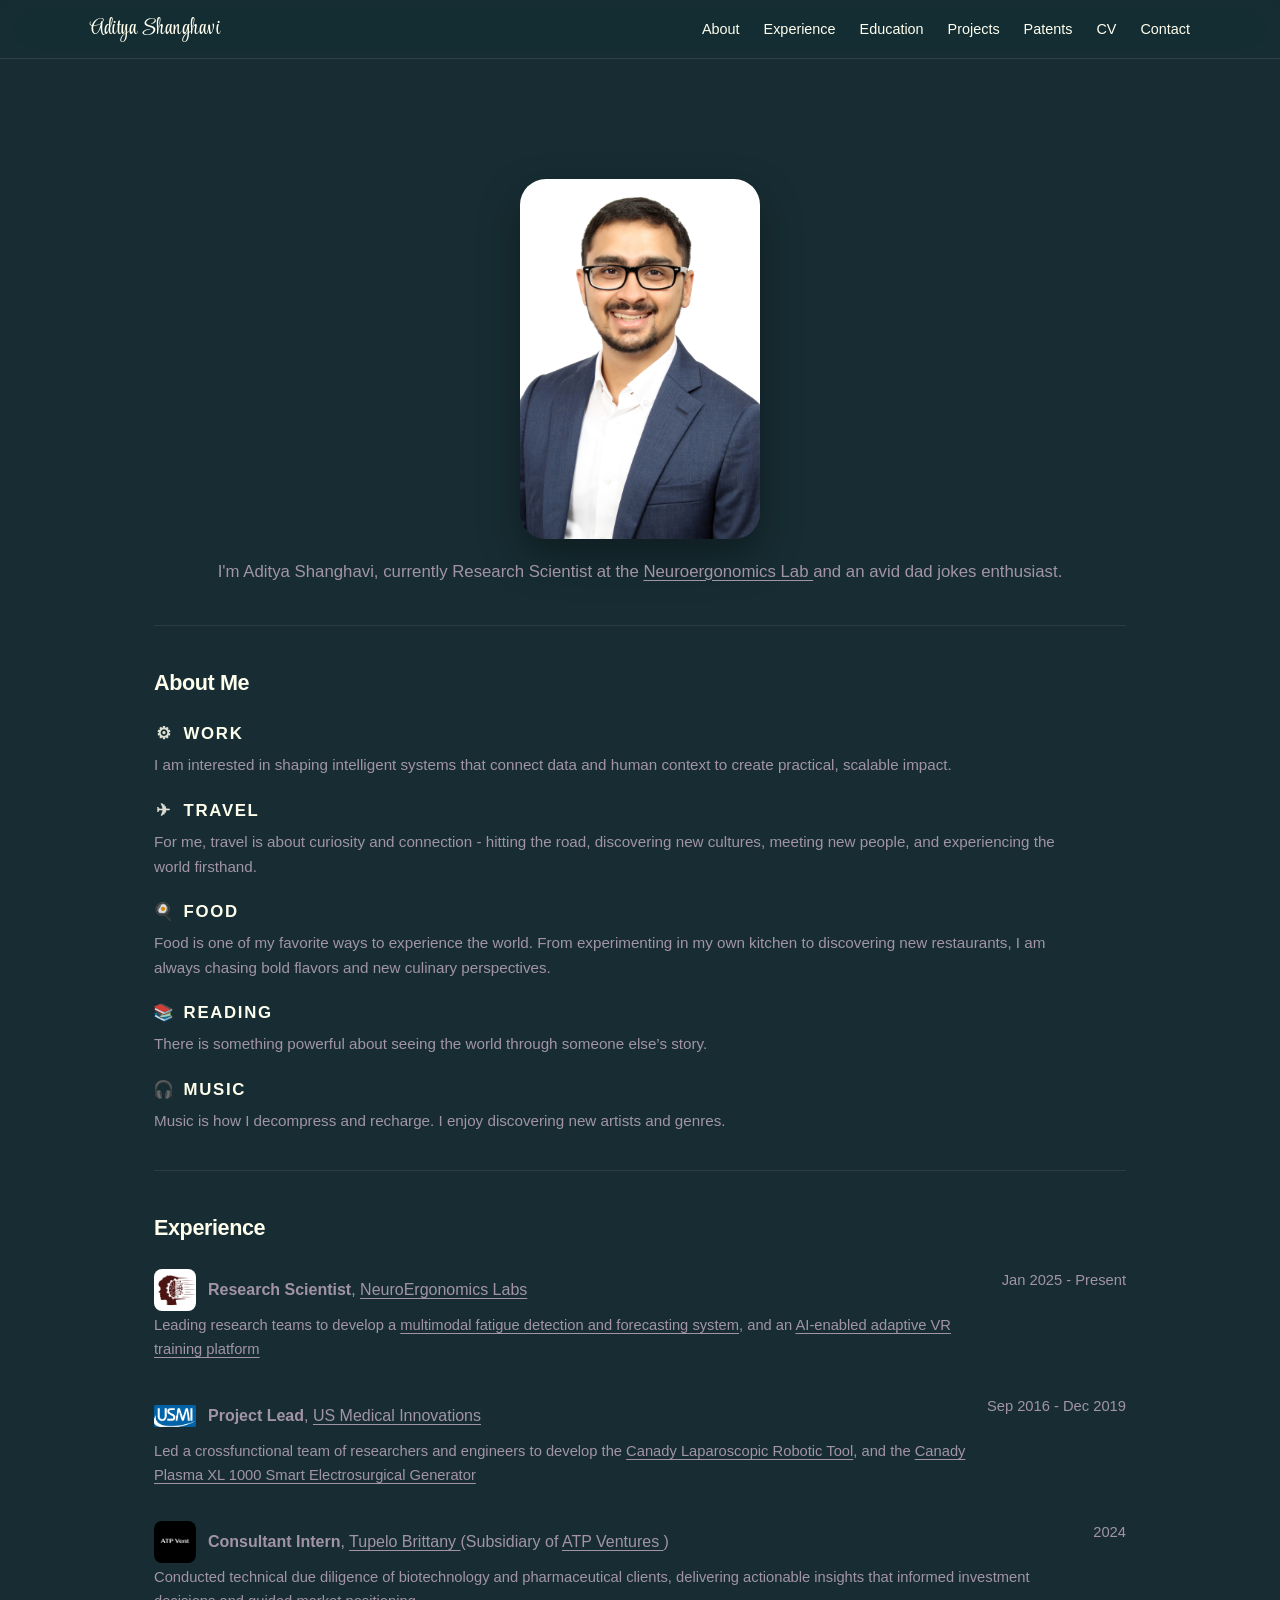
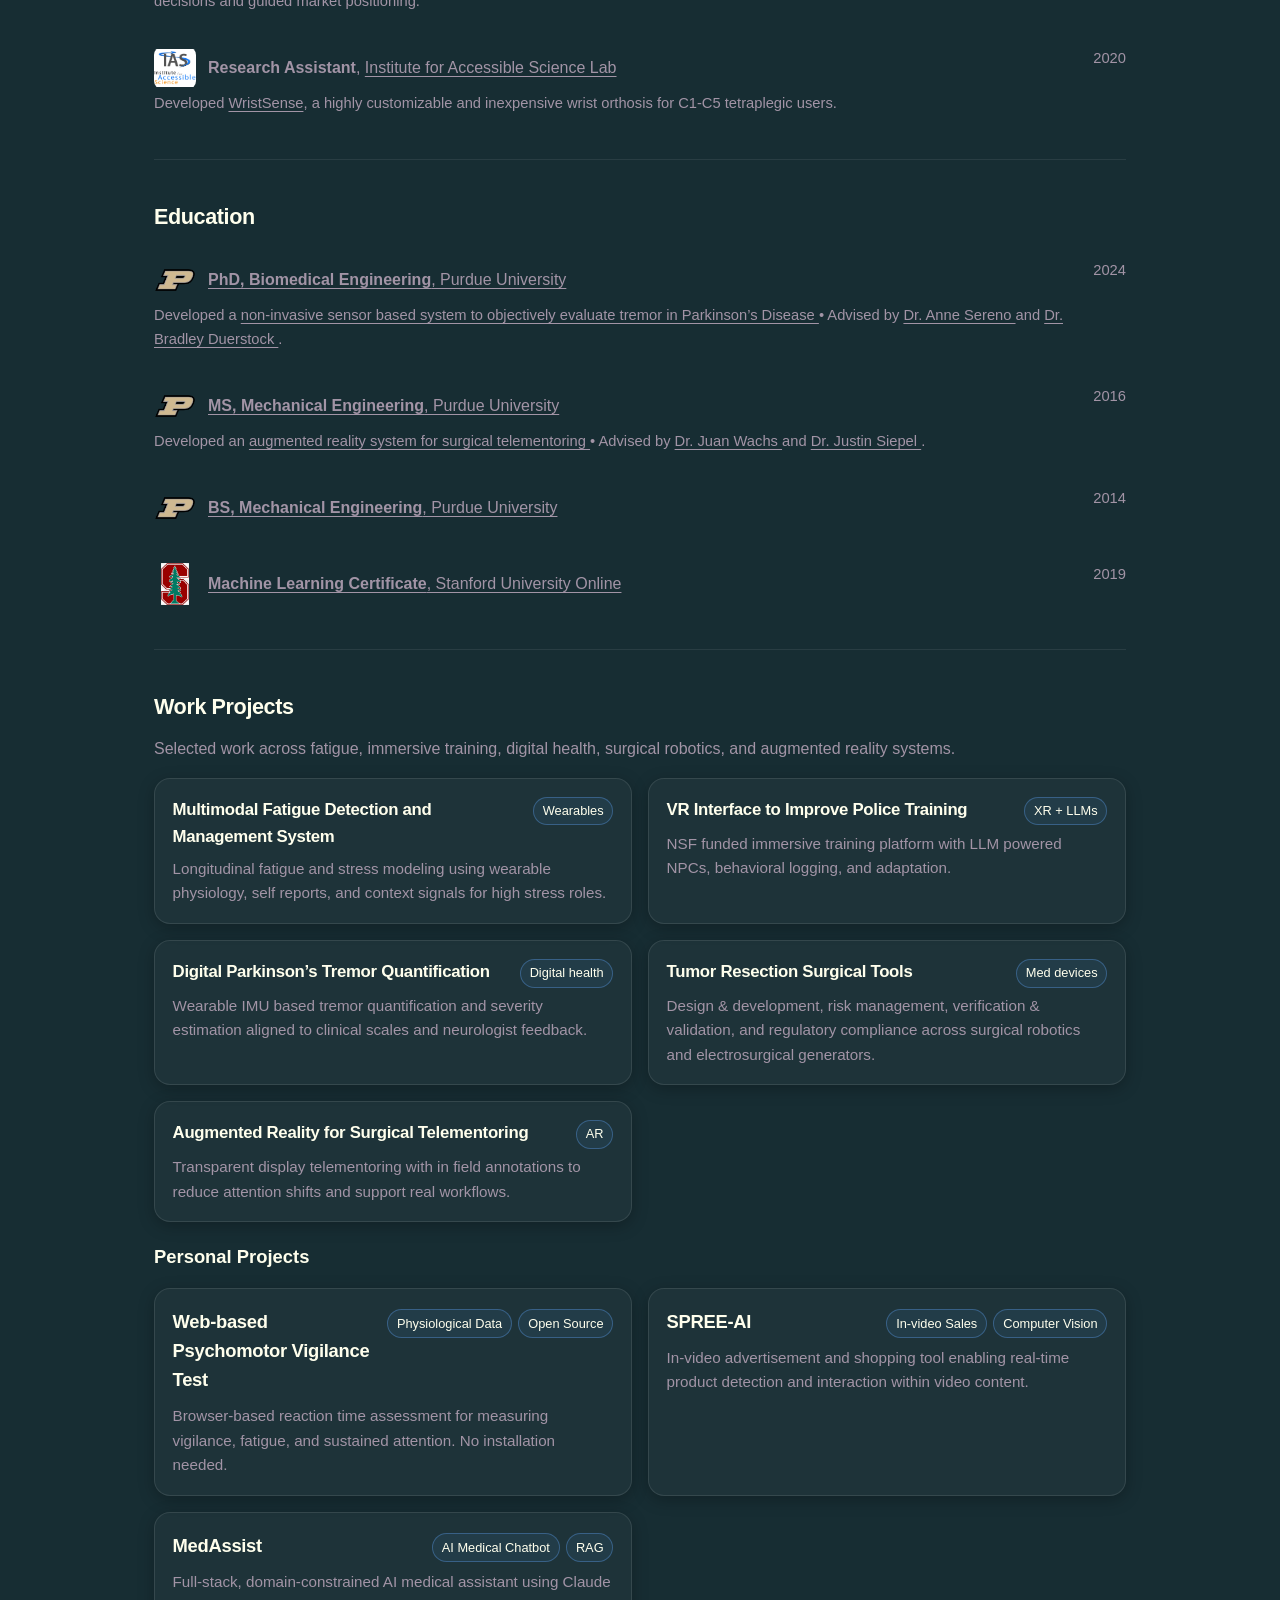
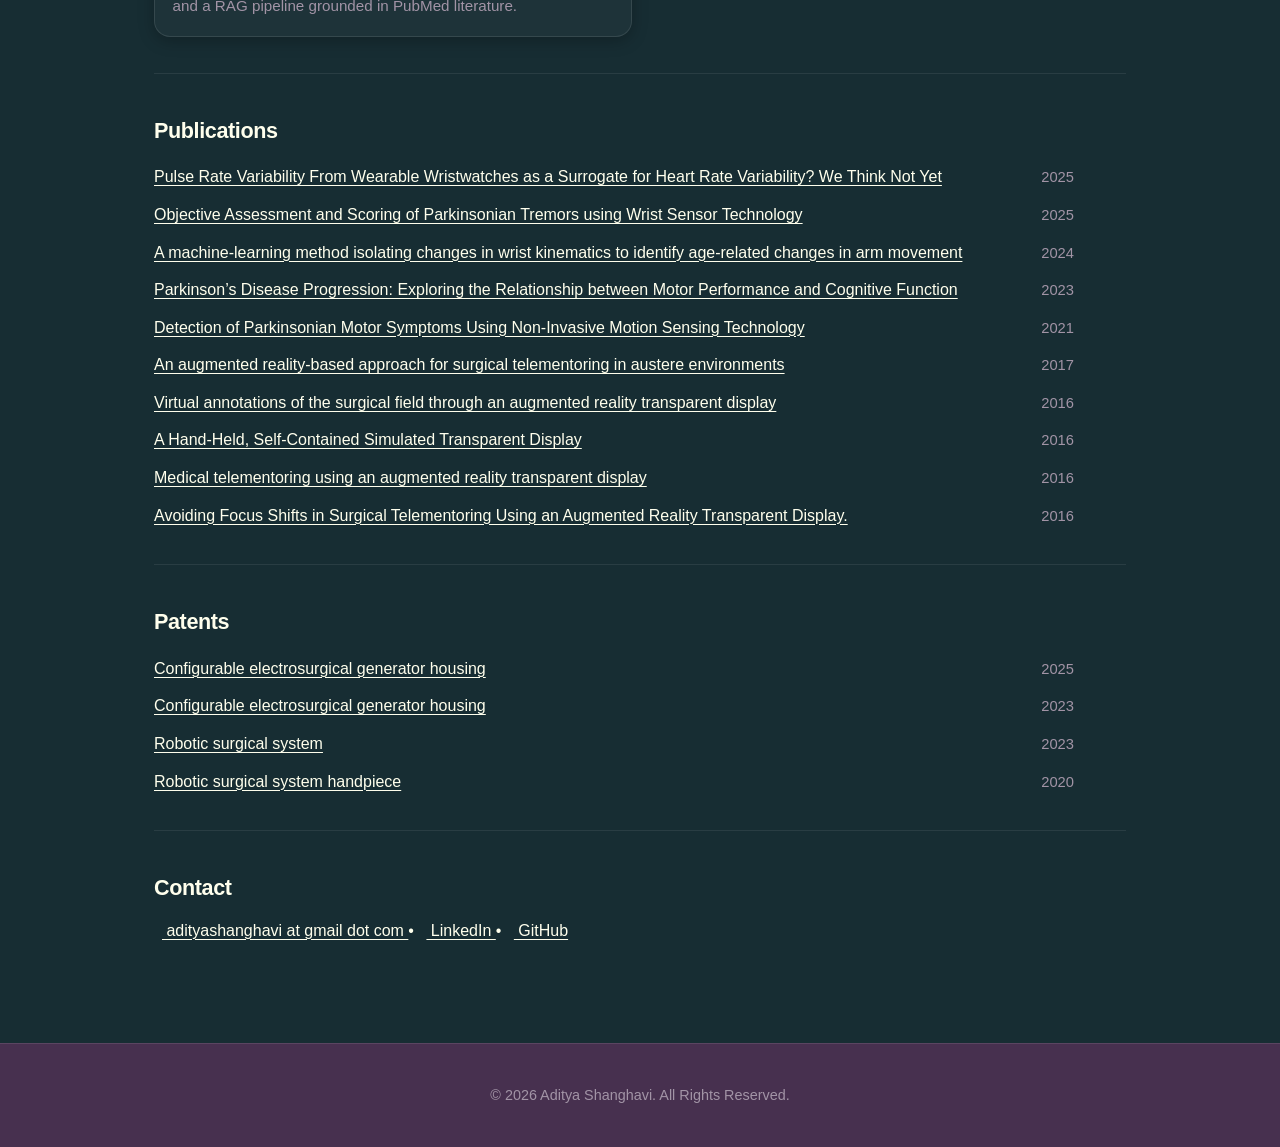
<file: index.html>
<!DOCTYPE html>
<html lang="en">
<head>
  <meta charset="UTF-8" />
  <meta name="viewport" content="width=device-width, initial-scale=1.0" />
  <title>Aditya Shanghavi</title>

  <link href="https://fonts.googleapis.com/css2?family=Style+Script&display=swap" rel="stylesheet">
  <link rel="stylesheet" href="styles.css" />
</head>

<body>
  <nav>
    <div class="nav-content">
      <a class="logo-link" href="index.html">
        <!-- <img src="Images/Logos/Logo.png" alt="Aditya Shanghavi" class="logo-image"> -->
        <span class="full-name">Aditya Shanghavi</span>
      </a>

      <ul class="nav-links">
        <li><a href="#about">About</a></li>
        <li><a href="#experience">Experience</a></li>
        <li><a href="#education">Education</a></li>
        <li><a href="#projects">Projects</a></li>
        <li><a href="#patents">Patents</a></li>
        <li><a href="Resume_AdityaShanghavi.pdf" target="_blank" rel="noopener noreferrer">CV</a></li>
        <li><a href="#contact">Contact</a></li>
      </ul>
    </div>
  </nav>
  <main class="resume-main">
    
    <!-- HERO -->
    <header class="hero hero-centered">
        <div class="hero-photo">
          <img src="Images/04.jpg" alt="Aditya Shanghavi headshot">
        </div>
      
        <p class="hero-subtitle">
          I'm Aditya Shanghavi, currently Research Scientist at the 
          <a href="https://neuroergolab.org/" target="_blank" rel="noopener noreferrer">
            Neuroergonomics Lab
          </a> and an avid dad jokes enthusiast.
        </p>
      </header>

    <!-- ABOUT -->
    <section id="about" class="section">
      <h2>About Me</h2>
      <div class="about-sections">
        <div class="about-block">
          <h3 class="about-heading">
            <span class="about-icon">⚙︎</span> WORK
          </h3>
          <p class="about-body">
            I am interested in shaping intelligent systems that connect data and human context to create practical, scalable impact.
          </p>
        </div>
        
        <div class="about-block">
          <h3 class="about-heading">
            <span class="about-icon">✈︎</span> TRAVEL
          </h3>
          <p class="about-body">
            For me, travel is about curiosity and connection - hitting the road, discovering new cultures, meeting new people, and experiencing the world firsthand.
          </p>
        </div>
      
        <div class="about-block">
          <h3 class="about-heading">
            <span class="about-icon">🍳</span> FOOD
          </h3>
          <p class="about-body">
            Food is one of my favorite ways to experience the world. From experimenting in my own kitchen to discovering new restaurants, I am always chasing bold flavors and new culinary perspectives.
          </p>
        </div>
      
        <div class="about-block">
          <h3 class="about-heading">
            <span class="about-icon">📚</span> READING
          </h3>
          <p class="about-body">
            There is something powerful about seeing the world through someone else’s story.
          </p>
        </div>
      
        <div class="about-block">
          <h3 class="about-heading">
            <span class="about-icon">🎧</span> MUSIC
          </h3>
          <p class="about-body">
            Music is how I decompress and recharge. I enjoy discovering new artists and genres.
          </p>
        </div>
      </div>
    </section>

    <!-- EXPERIENCE -->
    <section id="experience" class="section">
      <h2>Experience</h2>

      <div class="rows">
        <!-- NeuroErgo -->
        <div class="row">
          <div class="row-left">
            <div class="row-title">
              <img src="Images/Logos/Neuroergo Logo.png"
                   alt="NeuroErgonomics Labs Logo"
                   class="company-logo">

              <p>
                <strong>Research Scientist</strong>,
                <a href="https://neuroergolab.org/"
                   target="_blank"
                   rel="noopener noreferrer">
                  NeuroErgonomics Labs
                </a>
              </p>
            </div>

            <div class="row-meta">
              Leading research teams to develop a
              <a href="Fatigue.html">multimodal fatigue detection and forecasting system</a>, and an <a href="LEARNER.html">AI-enabled adaptive VR training platform</a>
            </div>
          </div>

          <div class="row-right">Jan 2025 - Present</div>
        </div>

        <!-- USMI -->
        <div class="row">
          <div class="row-left">
            <div class="row-title">
              <img src="Images/Logos/USMI Logo.png"
                   alt="US Medical Innovations Logo"
                   class="company-logo">

              <p>
                <strong>Project Lead</strong>,
                <a href="https://usmedicalinnovations.com/"
                   target="_blank"
                   rel="noopener noreferrer">
                  US Medical Innovations
                </a>
              </p>
            </div>

            <div class="row-meta">
              Led a crossfunctional team of researchers and engineers to develop the <a href="USMI.html">Canady Laparoscopic Robotic Tool</a>, and the 
              <a href="https://www.usmedinnovations.com/canady-hybrid-plasma/canady-plasma-xl-1000-smart-electrosurgical-generator/"
                 target="_blank"
                 rel="noopener noreferrer">
                 Canady Plasma XL 1000 Smart Electrosurgical Generator
              </a>
            </div>
          </div>

          <div class="row-right">Sep 2016 - Dec 2019</div>
        </div>

        <!-- Tupelo Brittany -->
        <div class="row">
          <div class="row-left">
            <div class="row-title">
              <img src="Images/Logos/ATP Logo.jpg"
                   alt="Tupelo Brittany Logo"
                   class="company-logo">
        
              <p>
                <strong>Consultant Intern</strong>,
                <a href="https://tupelobrittany.com/"
                   target="_blank"
                   rel="noopener noreferrer">
                  Tupelo Brittany
                </a>
                (Subsidiary of
                <a href="https://atpvent.com/"
                   target="_blank"
                   rel="noopener noreferrer">
                  ATP Ventures
                </a>
                )
              </p>
            </div>
        
            <div class="row-meta">
              Conducted technical due diligence of biotechnology and pharmaceutical clients, delivering actionable insights that informed investment decisions and guided market positioning.
            </div>
          </div>
        
          <div class="row-right">2024</div>
        </div>

        <!-- WristSense -->
        <div class="row">
          <div class="row-left">
            <div class="row-title">
              <img src="Images/Logos/IAS Logo.png"
                   alt="WristSense"
                   class="company-logo">

              <p>
                <strong>Research Assistant</strong>,
                <a href="https://engineering.purdue.edu/DuerstockIAS"
                   target="_blank"
                   rel="noopener noreferrer">
                  Institute for Accessible Science Lab
                </a>
              </p>
            </div>

            <div class="row-meta">
              Developed 
              <a href="https://engineering.purdue.edu/DuerstockIAS/WristSense" target="_blank" rel="noopener noreferrer">WristSense</a>, a highly customizable and inexpensive wrist orthosis for C1-C5 tetraplegic users.
            </div>
          </div>

          <div class="row-right">2020</div>
        </div>
  
      </div>
    </section>

    <!-- EDUCATION -->
    <section id="education" class="section">
      <h2>Education</h2>
    
      <div class="rows">
        <!-- PhD -->
        <div class="row">
          <div class="row-left">
            <div class="row-title">
              <img src="Images/Logos/Purdue Logo.png"
                   alt="Purdue University Logo"
                   class="company-logo">
    
              <p>
                <a href="https://engineering.purdue.edu/BME"
                   target="_blank"
                   rel="noopener noreferrer">
                  <strong>PhD, Biomedical Engineering</strong>, Purdue University
                </a>
              </p>
            </div>
    
            <div class="row-meta">
              Developed a
              <a href="https://doi.org/10.25394/PGS.27103768"
                 target="_blank"
                 rel="noopener noreferrer">
                non-invasive sensor based system to objectively evaluate tremor in Parkinson’s Disease
              </a>
              &bull;  Advised by
              <a href="https://engineering.purdue.edu/BME/People/ptProfile?resource_id=186123"
                 target="_blank"
                 rel="noopener noreferrer">
                Dr. Anne Sereno
              </a>
              and
              <a href="https://engineering.purdue.edu/BME/Research/Areas/Instrumentation/Research/duerstock-ias-lab-8211-bradley-duerstock"
                 target="_blank"
                 rel="noopener noreferrer">
                Dr. Bradley Duerstock
              </a>.
            </div>
          </div>
    
          <div class="row-right">2024</div>
        </div>
    
        <!-- MS -->
        <div class="row">
          <div class="row-left">
            <div class="row-title">
              <img src="Images/Logos/Purdue Logo.png"
                   alt="Purdue University Logo"
                   class="company-logo">
    
              <p>
                <a href="https://engineering.purdue.edu/ME"
                   target="_blank"
                   rel="noopener noreferrer">
                  <strong>MS, Mechanical Engineering</strong>, Purdue University
                </a>
              </p>
            </div>
    
            <div class="row-meta">
              Developed an
              <a href="https://engineering.purdue.edu/starproj/"
                 target="_blank"
                 rel="noopener noreferrer">
                augmented reality system for surgical telementoring
              </a>
              &bull;  Advised by
              <a href="https://web.ics.purdue.edu/~jpwachs/"
                 target="_blank"
                 rel="noopener noreferrer">
                Dr. Juan Wachs
              </a>
              and
              <a href="https://engineering.purdue.edu/ME/People/ptProfile?resource_id=162480"
                 target="_blank"
                 rel="noopener noreferrer">
                Dr. Justin Siepel
              </a>.
            </div>
          </div>
    
          <div class="row-right">2016</div>
        </div>
    
        <!-- BS -->
        <div class="row">
          <div class="row-left">
            <div class="row-title">
              <img src="Images/Logos/Purdue Logo.png"
                   alt="Purdue University Logo"
                   class="company-logo">
    
              <p>
                <a href="https://engineering.purdue.edu/ME"
                   target="_blank"
                   rel="noopener noreferrer">
                  <strong>BS, Mechanical Engineering</strong>, Purdue University
                </a>
              </p>
            </div>
          </div>
    
          <div class="row-right">2014</div>
        </div>
    
        <!-- Stanford -->
        <div class="row">
          <div class="row-left">
            <div class="row-title">
              <img src="Images/Logos/Stanford Logo.png"
                   alt="Stanford University Logo"
                   class="company-logo">
    
              <p>
                <a href="https://online.stanford.edu/courses/soe-ymls-machine-learning-specialization"
                   target="_blank"
                   rel="noopener noreferrer">
                  <strong>Machine Learning Certificate</strong>, Stanford University Online
                </a>
              </p>
            </div>
          </div>
    
          <div class="row-right">2019</div>
        </div>
      </div>
    </section>

    <!-- PROJECTS -->
    <section id="projects" class="section">
      <h2>Work Projects</h2>
      <p>
        Selected work across fatigue, immersive training, digital health, surgical robotics, and augmented reality systems.
      </p>

      <div class="grid">
        <a class="card-link" href="Fatigue.html">
          <div class="card">
            <div class="card-title">
              <h3>Multimodal Fatigue Detection and Management System</h3>
              <span class="chip">Wearables</span>
            </div>
            <p>Longitudinal fatigue and stress modeling using wearable physiology, self reports, and context signals for high stress roles.</p>
          </div>
        </a>

        <a class="card-link" href="LEARNER.html">
          <div class="card">
            <div class="card-title">
              <h3>VR Interface to Improve Police Training</h3>
              <span class="chip">XR + LLMs</span>
            </div>
            <p>NSF funded immersive training platform with LLM powered NPCs, behavioral logging, and adaptation.</p>
          </div>
        </a>

        <a class="card-link" href="PhD.html">
          <div class="card">
            <div class="card-title">
              <h3>Digital Parkinson’s Tremor Quantification</h3>
              <span class="chip">Digital health</span>
            </div>
            <p>Wearable IMU based tremor quantification and severity estimation aligned to clinical scales and neurologist feedback.</p>
          </div>
        </a>

        <a class="card-link" href="USMI.html">
          <div class="card">
            <div class="card-title">
              <h3>Tumor Resection Surgical Tools</h3>
              <span class="chip">Med devices</span>
            </div>
            <p>Design & development, risk management, verification & validation, and regulatory compliance across surgical robotics and electrosurgical generators.</p>
          </div>
        </a>

        <a class="card-link" href="Masters.html">
          <div class="card">
            <div class="card-title">
              <h3>Augmented Reality for Surgical Telementoring</h3>
              <span class="chip">AR</span>
            </div>
            <p>Transparent display telementoring with in field annotations to reduce attention shifts and support real workflows.</p>
          </div>
        </a>
      </div>

      <div class="mini-projects">
        <h3>Personal Projects</h3>

        <div class="grid">
          <a class="card-link" href="PVT.html">
            <div class="card">
              <div class="card-title">
                <h3>Web-based Psychomotor Vigilance Test</h3>
                <div class="chip-group">
                  <span class="chip">Physiological Data</span>
                  <span class="chip">Open Source</span>
                </div>
              </div>
              <p>Browser-based reaction time assessment for measuring vigilance, fatigue, and sustained attention. No installation needed.</p>
            </div>
          </a>

          <a class="card-link" href="SPREEAI.html">
            <div class="card">
              <div class="card-title">
                <h3>SPREE-AI</h3>
                <div class="chip-group">
                  <span class="chip">In-video Sales</span>
                  <span class="chip">Computer Vision</span>
                </div>
              </div>
              <p>In-video advertisement and shopping tool enabling real-time product detection and interaction within video content.</p>
            </div>
          </a>

          <a class="card-link" href="MedAssist.html">
            <div class="card">
              <div class="card-title">
                <h3>MedAssist</h3>
                <div class="chip-group">
                  <span class="chip">AI Medical Chatbot</span>
                  <span class="chip">RAG</span>
                </div>
              </div>
              <p>Full-stack, domain-constrained AI medical assistant using Claude and a RAG pipeline grounded in PubMed literature.</p>
            </div>
          </a>
        </div>
      </div>
      
    </section>

    <!-- PUBLICATIONS -->
    <section id="publications" class="section">
      <h2>Publications</h2>
    
      <ul class="pub-mini">
        <li>
          <a href="https://doi.org/10.1177/10711813251357929" target="_blank" rel="noopener noreferrer">
            Pulse Rate Variability From Wearable Wristwatches as a Surrogate for Heart Rate Variability? We Think Not Yet
          </a>
          <span class="pub-year">2025</span>
        </li>

        <li>
          <a href="https://scholarworks.indianapolis.iu.edu/server/api/core/bitstreams/4766c072-bcf6-460d-9dff-c514d900f451/content" target="_blank" rel="noopener noreferrer">
            Objective Assessment and Scoring of Parkinsonian Tremors using Wrist Sensor Technology
          </a>
          <span class="pub-year">2025</span>
        </li>
        
        <li>
          <a href="https://doi.org/10.1038/s41598-024-60286-1" target="_blank" rel="noopener noreferrer">
            A machine-learning method isolating changes in wrist kinematics to identify age-related changes in arm movement
          </a>
          <span class="pub-year">2024</span>
        </li>
    
        <li>
          <a href="https://journals-test.library.indianapolis.iu.edu/index.php/IMPRS/article/view/27791/25220" target="_blank" rel="noopener noreferrer">
            Parkinson’s Disease Progression: Exploring the Relationship between Motor Performance and Cognitive Function
          </a>
          <span class="pub-year">2023</span>
        </li>

        <li>
          <a href="https://journals.indianapolis.iu.edu/index.php/IMPRS/article/view/25842/23989" target="_blank" rel="noopener noreferrer">
            Detection of Parkinsonian Motor Symptoms Using Non-Invasive Motion Sensing Technology
          </a>
          <span class="pub-year">2021</span>
        </li>

        <li>
          <a href="https://doi.org/10.7205/MILMED-D-16-00051" target="_blank" rel="noopener noreferrer">
            An augmented reality-based approach for surgical telementoring in austere environments
          </a>
          <span class="pub-year">2017</span>
        </li>

        <li>
          <a href="https://doi.org/10.1007/s00371-015-1135-6" target="_blank" rel="noopener noreferrer">
            Virtual annotations of the surgical field through an augmented reality transparent display
          </a>
          <span class="pub-year">2016</span>
        </li>

        <li>
          <a href="doi: 10.1109/ISMAR-Adjunct.2016.0049" target="_blank" rel="noopener noreferrer">
            A Hand-Held, Self-Contained Simulated Transparent Display
          </a>
          <span class="pub-year">2016</span>
        </li>

        <li>
          <a href="https://doi.org/10.1016/j.surg.2015.12.016" target="_blank" rel="noopener noreferrer">
            Medical telementoring using an augmented reality transparent display
          </a>
          <span class="pub-year">2016</span>
        </li>

        <li>
          <a href="https://books.google.com/books?hl=en&lr=&id=sLgtDAAAQBAJ&oi=fnd&pg=PA9&dq=info:zHQBBPGsBHoJ:scholar.google.com&ots=Em8K1jxKd7&sig=Y6hYXMhXYTCyAjj-LEj_C_jeCQ8#v=onepage&q&f=false" target="_blank" rel="noopener noreferrer">
            Avoiding Focus Shifts in Surgical Telementoring Using an Augmented Reality Transparent Display.
          </a>
          <span class="pub-year">2016</span>
        </li>
        
      </ul>
    </section>

    <!-- Patents -->
    <section id="patents" class="section">
      <h2>Patents</h2>
    
      <ul class="pub-mini">
        <li>
          <a href="https://patents.google.com/patent/US12502213B2/en" target="_blank" rel="noopener noreferrer">
            Configurable electrosurgical generator housing
          </a>
          <span class="pub-year">2025</span>
        </li>

        <li>
          <a href="https://patents.google.com/patent/US11612425B2/en" target="_blank" rel="noopener noreferrer">
            Configurable electrosurgical generator housing
          </a>
          <span class="pub-year">2023</span>
        </li>

        <li>
          <a href="https://patents.google.com/patent/US11224487B2/en" target="_blank" rel="noopener noreferrer">
            Robotic surgical system
          </a>
          <span class="pub-year">2023</span>
        </li>

        <li>
          <a href="https://patents.google.com/patent/USD878583S1/en" target="_blank" rel="noopener noreferrer">
            Robotic surgical system handpiece
          </a>
          <span class="pub-year">2020</span>
        </li>
        
      </ul>
    </section>

    <!-- CONTACT -->
    <section id="contact" class="section">
      <h2>Contact</h2>

      <div class="hero-actions hero-actions-tight">
        <!-- Email -->
        <a class="btn btn-primary" href="mailto:adityashanghavi@gmail.com">
          <span class="btn-icon" aria-hidden="true">
            <!-- email svg -->
          </span>
          adityashanghavi at gmail dot com
        </a>
      
        &bull;
      
        <!-- LinkedIn -->
        <a class="btn" href="https://www.linkedin.com/in/ashanghavi/" target="_blank">
          <span class="btn-icon">
            <!-- svg -->
          </span>
          LinkedIn
        </a>
        
        &bull;

        <!-- GitHub -->
        <a class="btn" href="https://github.com/adityashanghavi" target="_blank">
          <span class="btn-icon">
            <!-- svg -->
          </span>
          GitHub
        </a>
      </div>
    </section>
  </main>

  <footer class="site-footer">
    <p>&copy; 2026 Aditya Shanghavi. All Rights Reserved.</p>
  </footer>
</body>
</html>
</file>
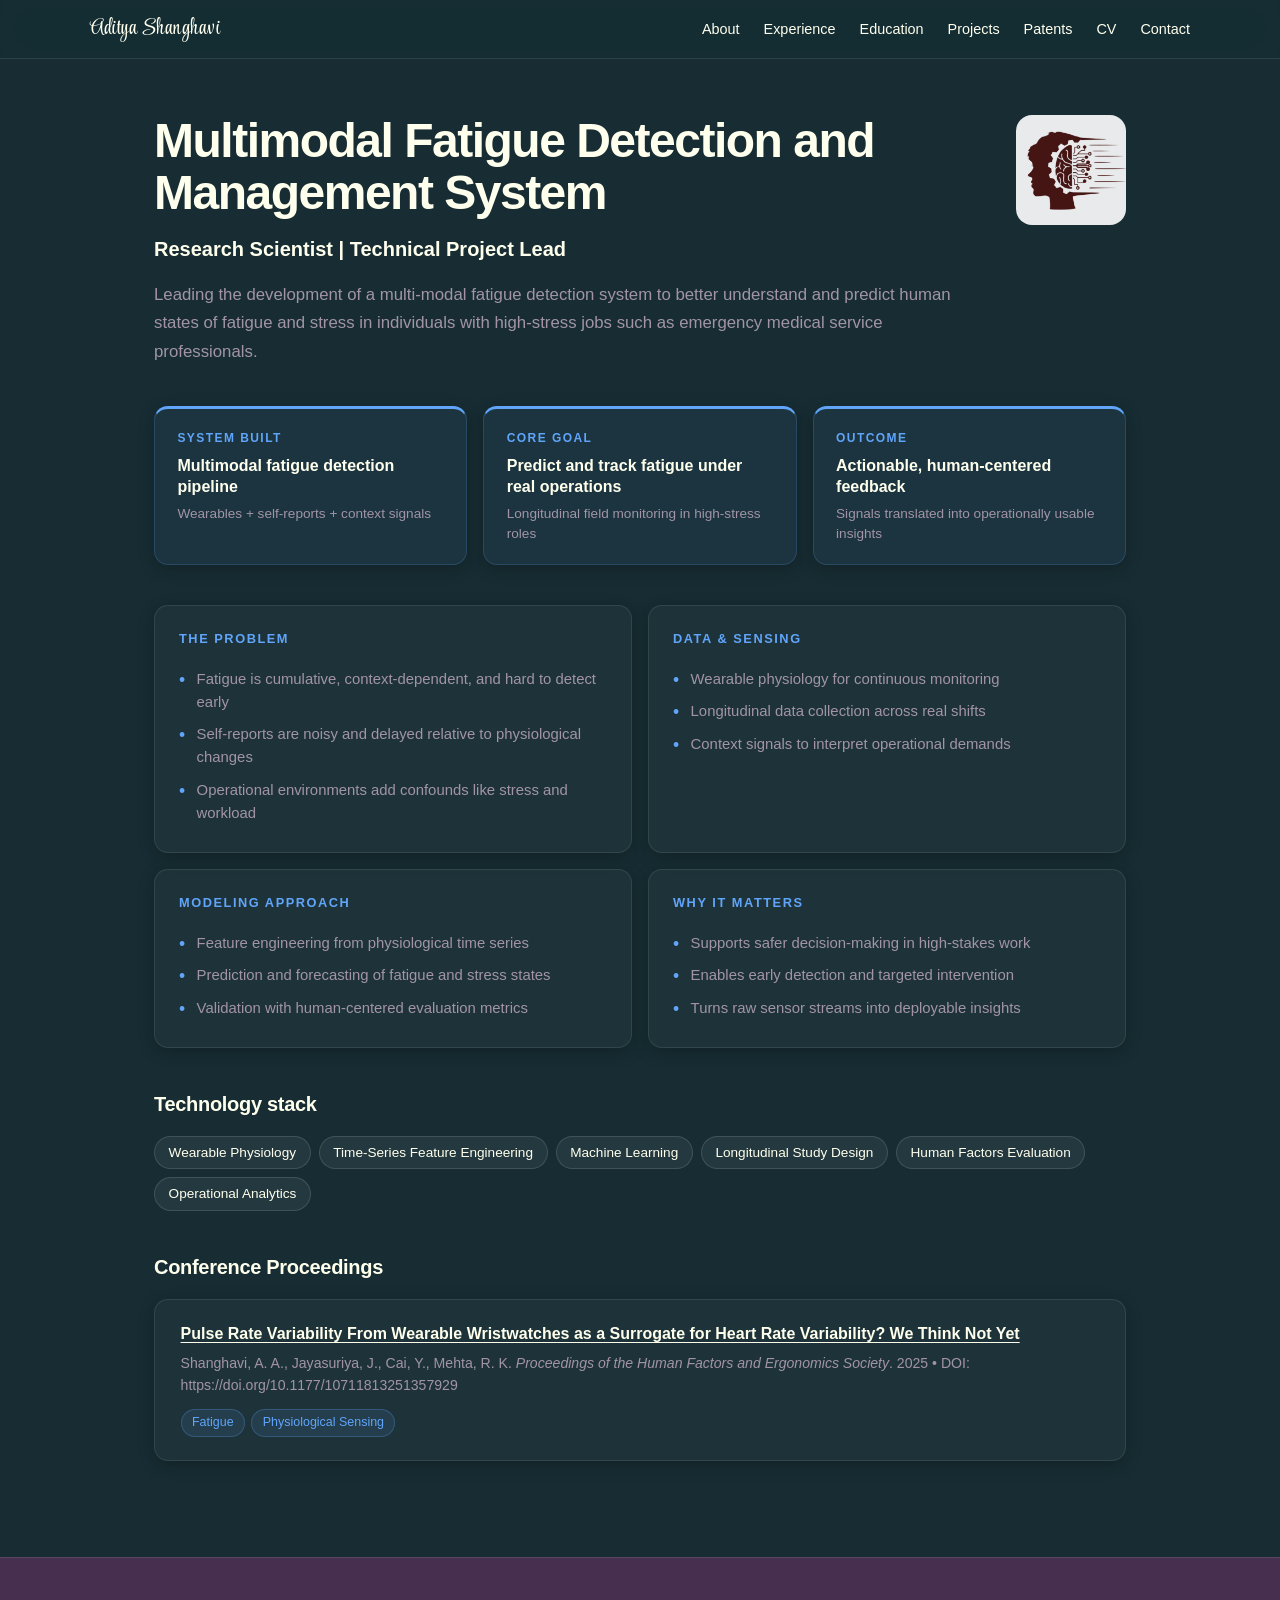
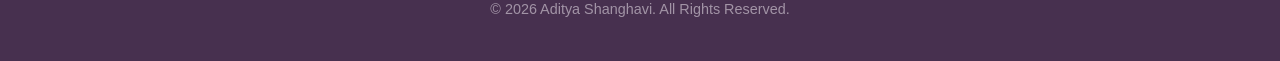
<file: Fatigue.html>
<!DOCTYPE html>
<html lang="en">
<head>
  <meta charset="UTF-8" />
  <meta name="viewport" content="width=device-width, initial-scale=1.0" />
  <title>Fatigue | Publications</title>
  <!-- <img class="logo-image" src="Images/Logos/Logo.png" alt="Logo"> -->

  <link href="https://fonts.googleapis.com/css2?family=Style+Script&display=swap" rel="stylesheet">

  <link rel="stylesheet" href="styles.css" />

</head>

<body>
  <nav>
    <div class="nav-content">
      <a class="logo-link" href="index.html">
        <!-- <img class="logo-image" src="Images/Logos/Logo.png" alt="Logo"> -->
        <span class="full-name">Aditya Shanghavi</span>
      </a>

      <ul class="nav-links">
        <li><a href="index.html#about">About</a></li>
        <li><a href="index.html#experience">Experience</a></li>
        <li><a href="index.html#education">Education</a></li>
        <li><a href="index.html#projects">Projects</a></li>
        <li><a href="index.html#patents">Patents</a></li>
        <li><a href="Resume_AdityaShanghavi.pdf" target="_blank" rel="noopener noreferrer">CV</a></li>
        <li><a href="index.html#contact">Contact</a></li>
      </ul>
    </div>
  </nav>

  <main>
    <div class="title-row">
      <h1 class="project-title">
        Multimodal Fatigue Detection and Management System
      </h1>
      <img src="Images/Logos/Neuroergo Logo.png" alt="Neuroergo Logo" class="project-logo">
    </div>
    <h2>Research Scientist | Technical Project Lead</h2>
    <p class="subtitle">
      Leading the development of a multi-modal fatigue detection system to better understand and predict human states of fatigue and stress in individuals with high-stress jobs such as emergency medical service professionals.
    </p>

    <div class="highlights">
      <div class="highlight-card">
        <div class="highlight-kicker">System built</div>
        <div class="highlight-value">Multimodal fatigue detection pipeline</div>
        <div class="highlight-note">Wearables + self-reports + context signals</div>
      </div>

      <div class="highlight-card">
        <div class="highlight-kicker">Core goal</div>
        <div class="highlight-value">Predict and track fatigue under real operations</div>
        <div class="highlight-note">Longitudinal field monitoring in high-stress roles</div>
      </div>

      <div class="highlight-card">
        <div class="highlight-kicker">Outcome</div>
        <div class="highlight-value">Actionable, human-centered feedback</div>
        <div class="highlight-note">Signals translated into operationally usable insights</div>
      </div>
    </div>

    <div class="case-grid">
      <div class="case-card">
        <h3>The problem</h3>
        <div class="case-item">Fatigue is cumulative, context-dependent, and hard to detect early</div>
        <div class="case-item">Self-reports are noisy and delayed relative to physiological changes</div>
        <div class="case-item">Operational environments add confounds like stress and workload</div>
      </div>

      <div class="case-card">
        <h3>Data &amp; sensing</h3>
        <div class="case-item">Wearable physiology for continuous monitoring</div>
        <div class="case-item">Longitudinal data collection across real shifts</div>
        <div class="case-item">Context signals to interpret operational demands</div>
      </div>

      <div class="case-card">
        <h3>Modeling approach</h3>
        <div class="case-item">Feature engineering from physiological time series</div>
        <div class="case-item">Prediction and forecasting of fatigue and stress states</div>
        <div class="case-item">Validation with human-centered evaluation metrics</div>
      </div>

      <div class="case-card">
        <h3>Why it matters</h3>
        <div class="case-item">Supports safer decision-making in high-stakes work</div>
        <div class="case-item">Enables early detection and targeted intervention</div>
        <div class="case-item">Turns raw sensor streams into deployable insights</div>
      </div>
    </div>

    <h2 class="section-title">Technology stack</h2>
    <div class="tech-tags">
      <span class="tech-tag">Wearable Physiology</span>
      <span class="tech-tag">Time-Series Feature Engineering</span>
      <span class="tech-tag">Machine Learning</span>
      <span class="tech-tag">Longitudinal Study Design</span>
      <span class="tech-tag">Human Factors Evaluation</span>
      <span class="tech-tag">Operational Analytics</span>
    </div>

    <h2 class="section-title">Conference Proceedings</h2>
    <div class="pub-list">

      <article class="pub-card">
        <a class="pub-title" href="https://doi.org/10.1177/10711813251357929" target="_blank" rel="noopener noreferrer">
          Pulse Rate Variability From Wearable Wristwatches as a Surrogate for Heart Rate Variability? We Think Not Yet
        </a>
        <div class="pub-meta">
          Shanghavi, A. A., Jayasuriya, J., Cai, Y., Mehta, R. K. <em>Proceedings of the Human Factors and Ergonomics Society</em>. 2025
          <span>• DOI: https://doi.org/10.1177/10711813251357929</span>
        </div>
        <div class="pub-tags">
          <span class="tag">Fatigue</span>
          <span class="tag">Physiological Sensing</span>
        </div>
      </article>
    </div>

  </main>

  <footer>
    <p>&copy; 2026 Aditya Shanghavi. All Rights Reserved.</p>
  </footer>
</body>
</html>
</file>
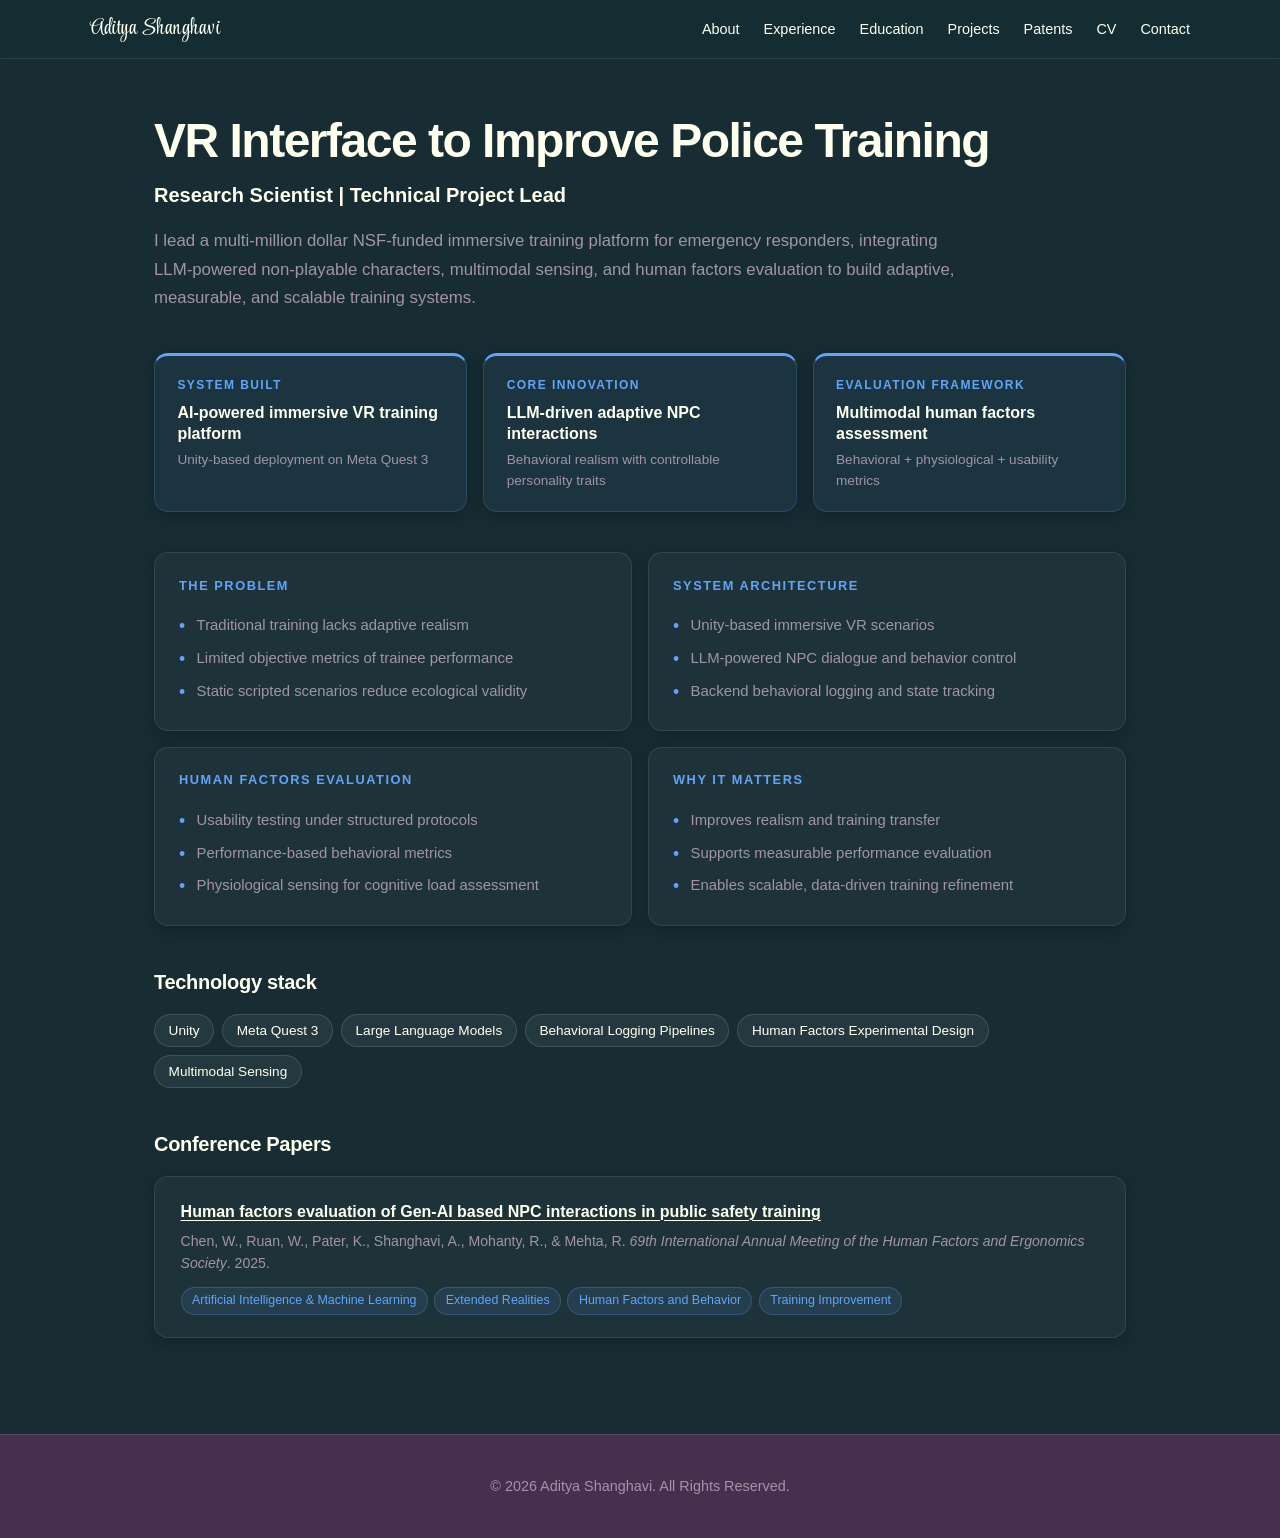
<file: LEARNER.html>
<!DOCTYPE html>
<html lang="en">
<head>
  <meta charset="UTF-8" />
  <meta name="viewport" content="width=device-width, initial-scale=1.0" />
  <title>VR | Publications</title>
  <!-- <img class="logo-image" src="Images/Logos/Logo.png" alt="Logo"> -->

  <link href="https://fonts.googleapis.com/css2?family=Style+Script&display=swap" rel="stylesheet">
  <link rel="stylesheet" href="styles.css" />

  
</head>

<body>
  <nav>
    <div class="nav-content">
      <a class="logo-link" href="index.html">
        <!-- <img class="logo-image" src="Images/Logos/Logo.png" alt="Logo"> -->
        <span class="full-name">Aditya Shanghavi</span>
      </a>

      <ul class="nav-links">
        <li><a href="index.html#about">About</a></li>
        <li><a href="index.html#experience">Experience</a></li>
        <li><a href="index.html#education">Education</a></li>
        <li><a href="index.html#projects">Projects</a></li>
        <li><a href="index.html#patents">Patents</a></li>
        <li><a href="Resume_AdityaShanghavi.pdf" target="_blank" rel="noopener noreferrer">CV</a></li>
        <li><a href="index.html#contact">Contact</a></li>
      </ul>
    </div>
  </nav>

  <main>
    <h1>VR Interface to Improve Police Training</h1>
    <h2>Research Scientist | Technical Project Lead</h2>
    <p class="subtitle">
      I lead a multi-million dollar NSF-funded immersive training platform for emergency responders, integrating LLM-powered non-playable characters, multimodal sensing, and human factors evaluation to build adaptive, measurable, and scalable training systems.
    </p>

    <div class="highlights">
      <div class="highlight-card">
        <div class="highlight-kicker">System built</div>
        <div class="highlight-value">AI-powered immersive VR training platform</div>
        <div class="highlight-note">Unity-based deployment on Meta Quest 3</div>
      </div>

      <div class="highlight-card">
        <div class="highlight-kicker">Core innovation</div>
        <div class="highlight-value">LLM-driven adaptive NPC interactions</div>
        <div class="highlight-note">Behavioral realism with controllable personality traits</div>
      </div>

      <div class="highlight-card">
        <div class="highlight-kicker">Evaluation framework</div>
        <div class="highlight-value">Multimodal human factors assessment</div>
        <div class="highlight-note">Behavioral + physiological + usability metrics</div>
      </div>
    </div>

    <div class="case-grid">
      <div class="case-card">
        <h3>The problem</h3>
        <div class="case-item">Traditional training lacks adaptive realism</div>
        <div class="case-item">Limited objective metrics of trainee performance</div>
        <div class="case-item">Static scripted scenarios reduce ecological validity</div>
      </div>

      <div class="case-card">
        <h3>System architecture</h3>
        <div class="case-item">Unity-based immersive VR scenarios</div>
        <div class="case-item">LLM-powered NPC dialogue and behavior control</div>
        <div class="case-item">Backend behavioral logging and state tracking</div>
      </div>

      <div class="case-card">
        <h3>Human factors evaluation</h3>
        <div class="case-item">Usability testing under structured protocols</div>
        <div class="case-item">Performance-based behavioral metrics</div>
        <div class="case-item">Physiological sensing for cognitive load assessment</div>
      </div>

      <div class="case-card">
        <h3>Why it matters</h3>
        <div class="case-item">Improves realism and training transfer</div>
        <div class="case-item">Supports measurable performance evaluation</div>
        <div class="case-item">Enables scalable, data-driven training refinement</div>
      </div>
    </div>

    <h2 class="section-title">Technology stack</h2>
    <div class="tech-tags">
      <span class="tech-tag">Unity</span>
      <span class="tech-tag">Meta Quest 3</span>
      <span class="tech-tag">Large Language Models</span>
      <span class="tech-tag">Behavioral Logging Pipelines</span>
      <span class="tech-tag">Human Factors Experimental Design</span>
      <span class="tech-tag">Multimodal Sensing</span>
    </div>

    <h2 class="section-title">Conference Papers</h2>
    <div class="pub-list">

      <article class="pub-card">
        <a class="pub-title" target="_blank" rel="noopener noreferrer">
          Human factors evaluation of Gen-AI based NPC interactions in public safety training
        </a>
        <div class="pub-meta">
          Chen, W., Ruan, W., Pater, K., Shanghavi, A., Mohanty, R., & Mehta, R. <em>69th International Annual Meeting of the Human Factors and Ergonomics Society</em>. 2025.
        </div>
        <div class="pub-tags">
          <span class="tag">Artificial Intelligence & Machine Learning</span>
          <span class="tag">Extended Realities</span>
          <span class="tag">Human Factors and Behavior</span>
          <span class="tag">Training Improvement</span>
        </div>
      </article>

    </div>

  </main>

  <footer>
    <p>&copy; 2026 Aditya Shanghavi. All Rights Reserved.</p>
  </footer>
</body>
</html>
</file>
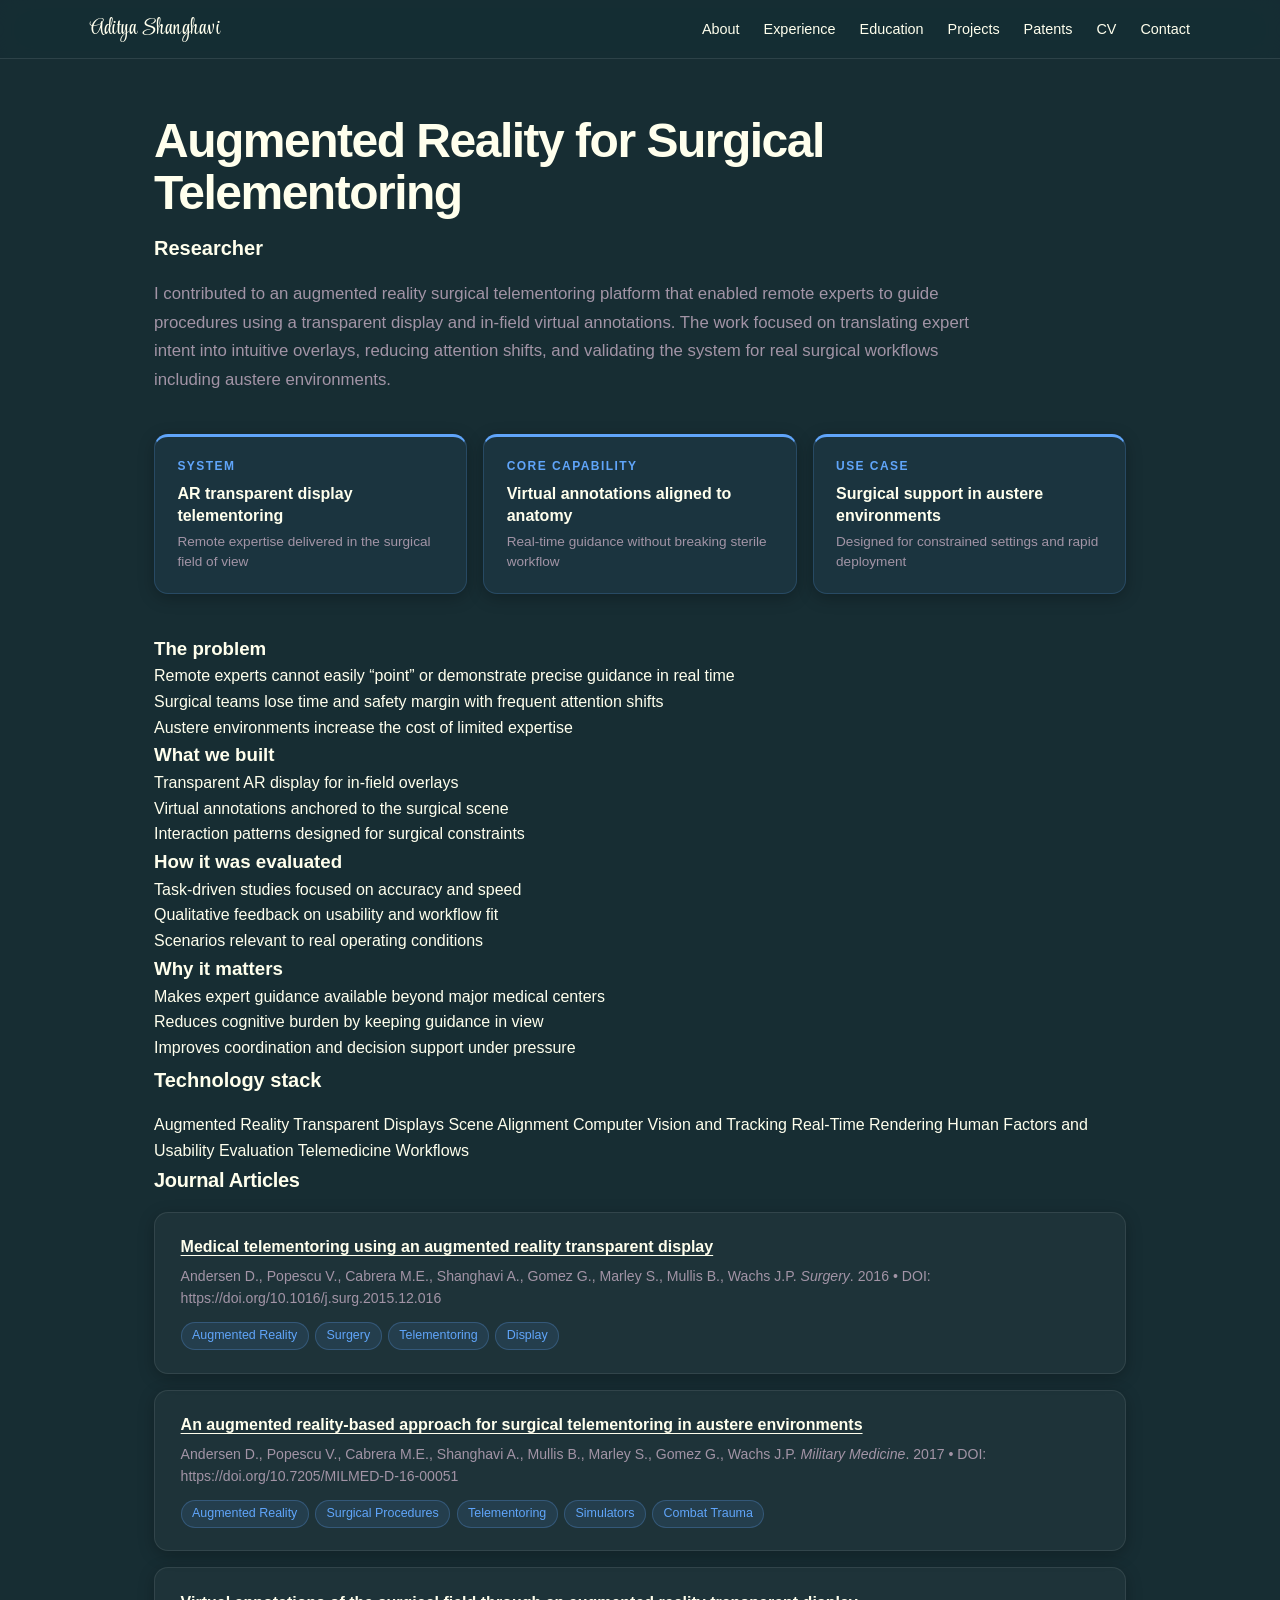
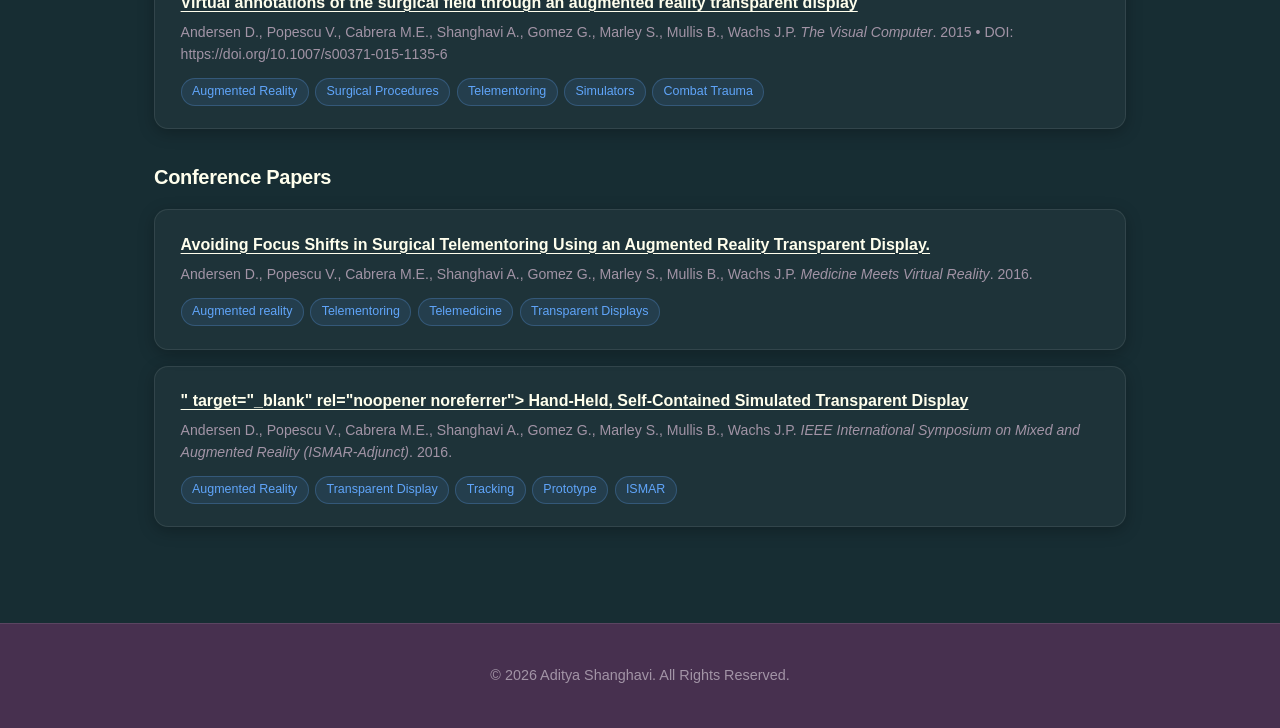
<file: Masters.html>
<!DOCTYPE html>
<html lang="en">
<head>
  <meta charset="UTF-8" />
  <meta name="viewport" content="width=device-width, initial-scale=1.0" />
  <title>Masters | Publications</title>
  <!-- <img class="logo-image" src="Images/Logos/Logo.png" alt="Logo"> -->

  <link href="https://fonts.googleapis.com/css2?family=Style+Script&display=swap" rel="stylesheet">
  <link rel="stylesheet" href="styles.css" />

</head>

<body>
  <nav>
    <div class="nav-content">
      <a class="logo-link" href="index.html">
        <!-- <img class="logo-image" src="Images/Logos/Logo.png" alt="Logo"> -->
        <span class="full-name">Aditya Shanghavi</span>
      </a>

      <ul class="nav-links">
        <li><a href="index.html#about">About</a></li>
        <li><a href="index.html#experience">Experience</a></li>
        <li><a href="index.html#education">Education</a></li>
        <li><a href="index.html#projects">Projects</a></li>
        <li><a href="index.html#patents">Patents</a></li>
        <li><a href="Resume_AdityaShanghavi.pdf" target="_blank" rel="noopener noreferrer">CV</a></li>
        <li><a href="index.html#contact">Contact</a></li>
      </ul>
    </div>
  </nav>

  <main>
    <h1>Augmented Reality for Surgical Telementoring</h1>
    <h2>Researcher</h2>
    <p class="subtitle">
      I contributed to an augmented reality surgical telementoring platform that enabled remote experts to guide procedures using a transparent display and in-field virtual annotations. The work focused on translating expert intent into intuitive overlays, reducing attention shifts, and validating the system for real surgical workflows including austere environments.
    </p>

    <div class="highlights">
      <div class="highlight-card">
        <div class="highlight-kicker">System</div>
        <div class="highlight-value">AR transparent display telementoring</div>
        <div class="highlight-note">Remote expertise delivered in the surgical field of view</div>
      </div>

      <div class="highlight-card">
        <div class="highlight-kicker">Core capability</div>
        <div class="highlight-value">Virtual annotations aligned to anatomy</div>
        <div class="highlight-note">Real-time guidance without breaking sterile workflow</div>
      </div>

      <div class="highlight-card">
        <div class="highlight-kicker">Use case</div>
        <div class="highlight-value">Surgical support in austere environments</div>
        <div class="highlight-note">Designed for constrained settings and rapid deployment</div>
      </div>
    </div>

    <div class=”case-grid”>
      <div class=”case-card”>
        <h3>The problem</h3>
        <div class=”case-item”>Remote experts cannot easily “point” or demonstrate precise guidance in real time</div>
        <div class=”case-item”>Surgical teams lose time and safety margin with frequent attention shifts</div>
        <div class=”case-item”>Austere environments increase the cost of limited expertise</div>
      </div>

      <div class=”case-card”>
        <h3>What we built</h3>
        <div class=”case-item”>Transparent AR display for in-field overlays</div>
        <div class=”case-item”>Virtual annotations anchored to the surgical scene</div>
        <div class=”case-item”>Interaction patterns designed for surgical constraints</div>
      </div>

      <div class=”case-card”>
        <h3>How it was evaluated</h3>
        <div class=”case-item”>Task-driven studies focused on accuracy and speed</div>
        <div class=”case-item”>Qualitative feedback on usability and workflow fit</div>
        <div class=”case-item”>Scenarios relevant to real operating conditions</div>
      </div>

      <div class=”case-card”>
        <h3>Why it matters</h3>
        <div class=”case-item”>Makes expert guidance available beyond major medical centers</div>
        <div class=”case-item”>Reduces cognitive burden by keeping guidance in view</div>
        <div class=”case-item”>Improves coordination and decision support under pressure</div>
      </div>
    </div>

    <h2 class=”section-title”>Technology stack</h2>
    <div class=”tech-tags”>
      <span class=”tech-tag”>Augmented Reality</span>
      <span class=”tech-tag”>Transparent Displays</span>
      <span class=”tech-tag”>Scene Alignment</span>
      <span class=”tech-tag”>Computer Vision and Tracking</span>
      <span class=”tech-tag”>Real-Time Rendering</span>
      <span class=”tech-tag”>Human Factors and Usability Evaluation</span>
      <span class=”tech-tag”>Telemedicine Workflows</span>
    </div>

    <h2 class="section-title">Journal Articles</h2>
    <div class="pub-list">
      <article class="pub-card">
        <a class="pub-title" href="https://doi.org/10.1016/j.surg.2015.12.016" target="_blank" rel="noopener noreferrer">
          Medical telementoring using an augmented reality transparent display
        </a>
        <div class="pub-meta">
          Andersen D., Popescu V., Cabrera M.E., Shanghavi A., Gomez G., Marley S., Mullis B., Wachs J.P. <em>Surgery</em>. 2016
          <span>• DOI: https://doi.org/10.1016/j.surg.2015.12.016</span>
        </div>
        <div class="pub-tags">
          <span class="tag">Augmented Reality</span>
          <span class="tag">Surgery</span>
          <span class="tag">Telementoring</span>
          <span class="tag">Display</span>
        </div>
      </article>
      
      <article class="pub-card">
        <a class="pub-title" href="https://doi.org/10.7205/MILMED-D-16-00051" target="_blank" rel="noopener noreferrer">
          An augmented reality-based approach for surgical telementoring in austere environments
        </a>
        <div class="pub-meta">
          Andersen D., Popescu V., Cabrera M.E., Shanghavi A., Mullis B., Marley S., Gomez G., Wachs J.P. <em>Military Medicine</em>. 2017
          <span>• DOI: https://doi.org/10.7205/MILMED-D-16-00051</span>
        </div>
        <div class="pub-tags">
          <span class="tag">Augmented Reality</span>
          <span class="tag">Surgical Procedures</span>
          <span class="tag">Telementoring</span>
          <span class="tag">Simulators</span>
          <span class="tag">Combat Trauma</span>
        </div>
      </article>

      <article class="pub-card">
        <a class="pub-title" href="https://doi.org/10.1007/s00371-015-1135-6" target="_blank" rel="noopener noreferrer">
          Virtual annotations of the surgical field through an augmented reality transparent display
        </a>
        <div class="pub-meta">
          Andersen D., Popescu V., Cabrera M.E., Shanghavi A., Gomez G., Marley S., Mullis B., Wachs J.P. <em>The Visual Computer</em>. 2015
          <span>• DOI: https://doi.org/10.1007/s00371-015-1135-6</span>
        </div>
        <div class="pub-tags">
          <span class="tag">Augmented Reality</span>
          <span class="tag">Surgical Procedures</span>
          <span class="tag">Telementoring</span>
          <span class="tag">Simulators</span>
          <span class="tag">Combat Trauma</span>
        </div>
      </article>
      
    </div>

    <h2 class="section-title">Conference Papers</h2>
    <div class="pub-list">

      <article class="pub-card">
        <a class="pub-title" href="https://www.researchgate.net/profile/Daniel-Andersen-5/publication/320947241_Avoiding_Focus_Shifts_in_Surgical_Telementoring_Using_an_Augmented_Reality_Transparent_Display/links/5be57a364585150b2ba958fe/Avoiding-Focus-Shifts-in-Surgical-Telementoring-Using-an-Augmented-Reality-Transparent-Display.pdf" target="_blank" rel="noopener noreferrer">
          Avoiding Focus Shifts in Surgical Telementoring Using an Augmented Reality Transparent Display.
        </a>
        <div class="pub-meta">
          Andersen D., Popescu V., Cabrera M.E., Shanghavi A., Gomez G., Marley S., Mullis B., Wachs J.P. <em>Medicine Meets Virtual Reality</em>. 2016.
        </div>
        <div class="pub-tags">
          <span class="tag">Augmented reality </span>
          <span class="tag">Telementoring</span>
          <span class="tag">Telemedicine</span>
          <span class="tag">Transparent Displays</span>
        </div>
      </article>

      <article class="pub-card">
        <a class="pub-title" href="<a class="pub-title" href="https://doi.org/10.1109/ISMAR-Adjunct.2016.0049" target="_blank" rel="noopener noreferrer">" target="_blank" rel="noopener noreferrer">
          Hand-Held, Self-Contained Simulated Transparent Display
        </a>
        <div class="pub-meta">
          Andersen D., Popescu V., Cabrera M.E., Shanghavi A., Gomez G., Marley S., Mullis B., Wachs J.P. <em>IEEE International Symposium on Mixed and Augmented Reality (ISMAR-Adjunct)</em>. 2016.
        </div>
        <div class="pub-tags">
          <span class="tag">Augmented Reality</span>
          <span class="tag">Transparent Display</span>
          <span class="tag">Tracking</span>
          <span class="tag">Prototype</span>
          <span class="tag">ISMAR</span>
        </div>
      </article>

    </div>

  </main>

  <footer>
    <p>&copy; 2026 Aditya Shanghavi. All Rights Reserved.</p>
  </footer>
</body>
</html>
</file>
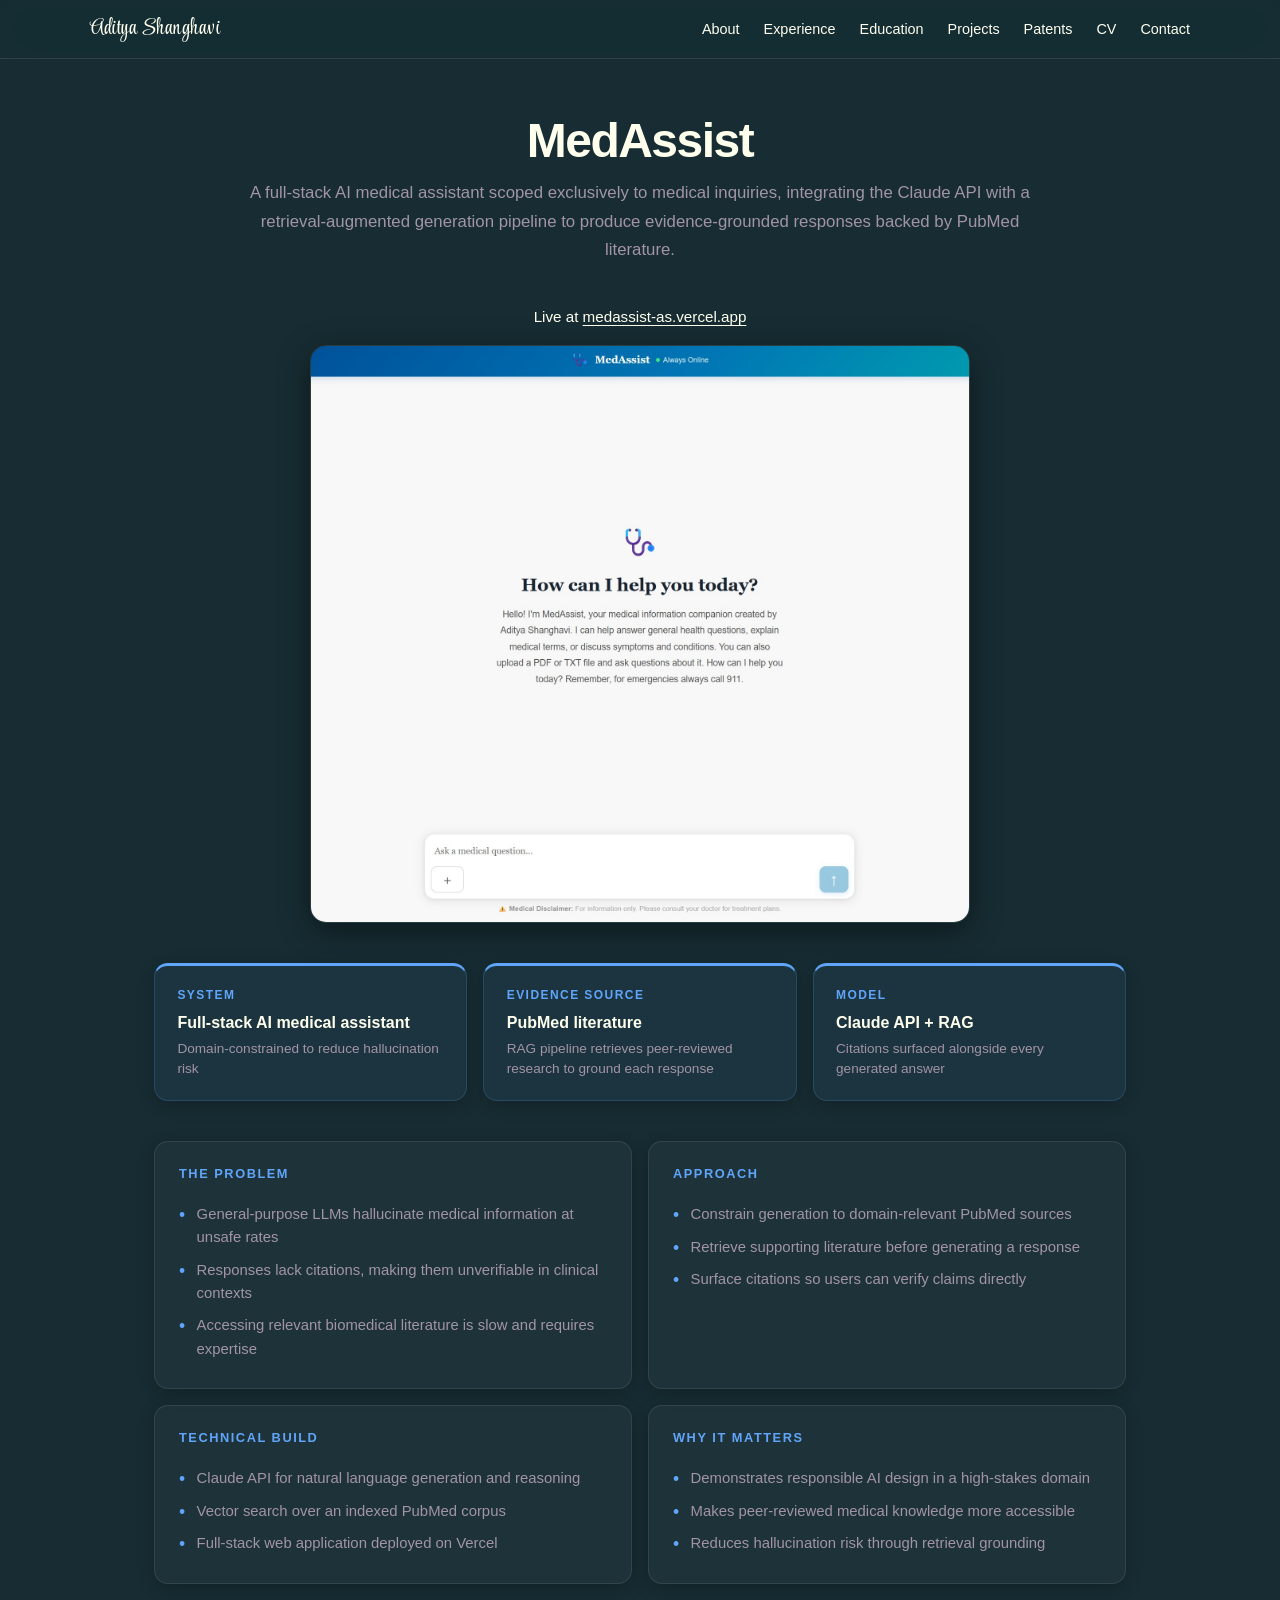
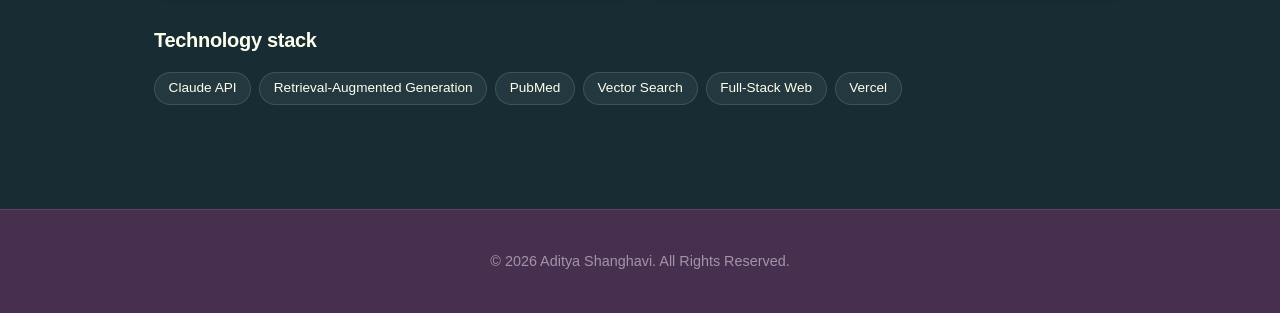
<file: MedAssist.html>
<!DOCTYPE html>
<html lang="en">
<head>
  <meta charset="UTF-8" />
  <meta name="viewport" content="width=device-width, initial-scale=1.0" />
  <title>MedAssist | Aditya Shanghavi</title>
  <link href="https://fonts.googleapis.com/css2?family=Style+Script&display=swap" rel="stylesheet">
  <link rel="stylesheet" href="styles.css" />
</head>

<body>
  <nav>
    <div class="nav-content">
      <a class="logo-link" href="index.html">
        <span class="full-name">Aditya Shanghavi</span>
      </a>
      <ul class="nav-links">
        <li><a href="index.html#about">About</a></li>
        <li><a href="index.html#experience">Experience</a></li>
        <li><a href="index.html#education">Education</a></li>
        <li><a href="index.html#projects">Projects</a></li>
        <li><a href="index.html#patents">Patents</a></li>
        <li><a href="Resume_AdityaShanghavi.pdf" target="_blank" rel="noopener noreferrer">CV</a></li>
        <li><a href="index.html#contact">Contact</a></li>
      </ul>
    </div>
  </nav>

  <main>
    <div style="text-align: center; margin-bottom: 1rem;">
      <h1>MedAssist</h1>
      <p class="subtitle" style="margin-left: auto; margin-right: auto;">
        A full-stack AI medical assistant scoped exclusively to medical inquiries, integrating the Claude API with a retrieval-augmented generation pipeline to produce evidence-grounded responses backed by PubMed literature.
      </p>
      <p style="margin-top: 0.5rem; font-size: 0.95rem;">
        Live at <a href="https://medassist-as.vercel.app/" target="_blank" rel="noopener noreferrer">medassist-as.vercel.app</a>
      </p>
    </div>

    <img src="Images/MedAssist.jpg" alt="MedAssist interface" class="project-screenshot" style="width: 100%; max-width: 660px;">

    <div class="highlights">
      <div class="highlight-card">
        <div class="highlight-kicker">System</div>
        <div class="highlight-value">Full-stack AI medical assistant</div>
        <div class="highlight-note">Domain-constrained to reduce hallucination risk</div>
      </div>

      <div class="highlight-card">
        <div class="highlight-kicker">Evidence source</div>
        <div class="highlight-value">PubMed literature</div>
        <div class="highlight-note">RAG pipeline retrieves peer-reviewed research to ground each response</div>
      </div>

      <div class="highlight-card">
        <div class="highlight-kicker">Model</div>
        <div class="highlight-value">Claude API + RAG</div>
        <div class="highlight-note">Citations surfaced alongside every generated answer</div>
      </div>
    </div>

    <div class="case-grid">
      <div class="case-card">
        <h3>The problem</h3>
        <div class="case-item">General-purpose LLMs hallucinate medical information at unsafe rates</div>
        <div class="case-item">Responses lack citations, making them unverifiable in clinical contexts</div>
        <div class="case-item">Accessing relevant biomedical literature is slow and requires expertise</div>
      </div>

      <div class="case-card">
        <h3>Approach</h3>
        <div class="case-item">Constrain generation to domain-relevant PubMed sources</div>
        <div class="case-item">Retrieve supporting literature before generating a response</div>
        <div class="case-item">Surface citations so users can verify claims directly</div>
      </div>

      <div class="case-card">
        <h3>Technical build</h3>
        <div class="case-item">Claude API for natural language generation and reasoning</div>
        <div class="case-item">Vector search over an indexed PubMed corpus</div>
        <div class="case-item">Full-stack web application deployed on Vercel</div>
      </div>

      <div class="case-card">
        <h3>Why it matters</h3>
        <div class="case-item">Demonstrates responsible AI design in a high-stakes domain</div>
        <div class="case-item">Makes peer-reviewed medical knowledge more accessible</div>
        <div class="case-item">Reduces hallucination risk through retrieval grounding</div>
      </div>
    </div>

    <h2 class="section-title">Technology stack</h2>
    <div class="tech-tags">
      <span class="tech-tag">Claude API</span>
      <span class="tech-tag">Retrieval-Augmented Generation</span>
      <span class="tech-tag">PubMed</span>
      <span class="tech-tag">Vector Search</span>
      <span class="tech-tag">Full-Stack Web</span>
      <span class="tech-tag">Vercel</span>
    </div>

  </main>

  <footer>
    <p>&copy; 2026 Aditya Shanghavi. All Rights Reserved.</p>
  </footer>
</body>
</html>
</file>
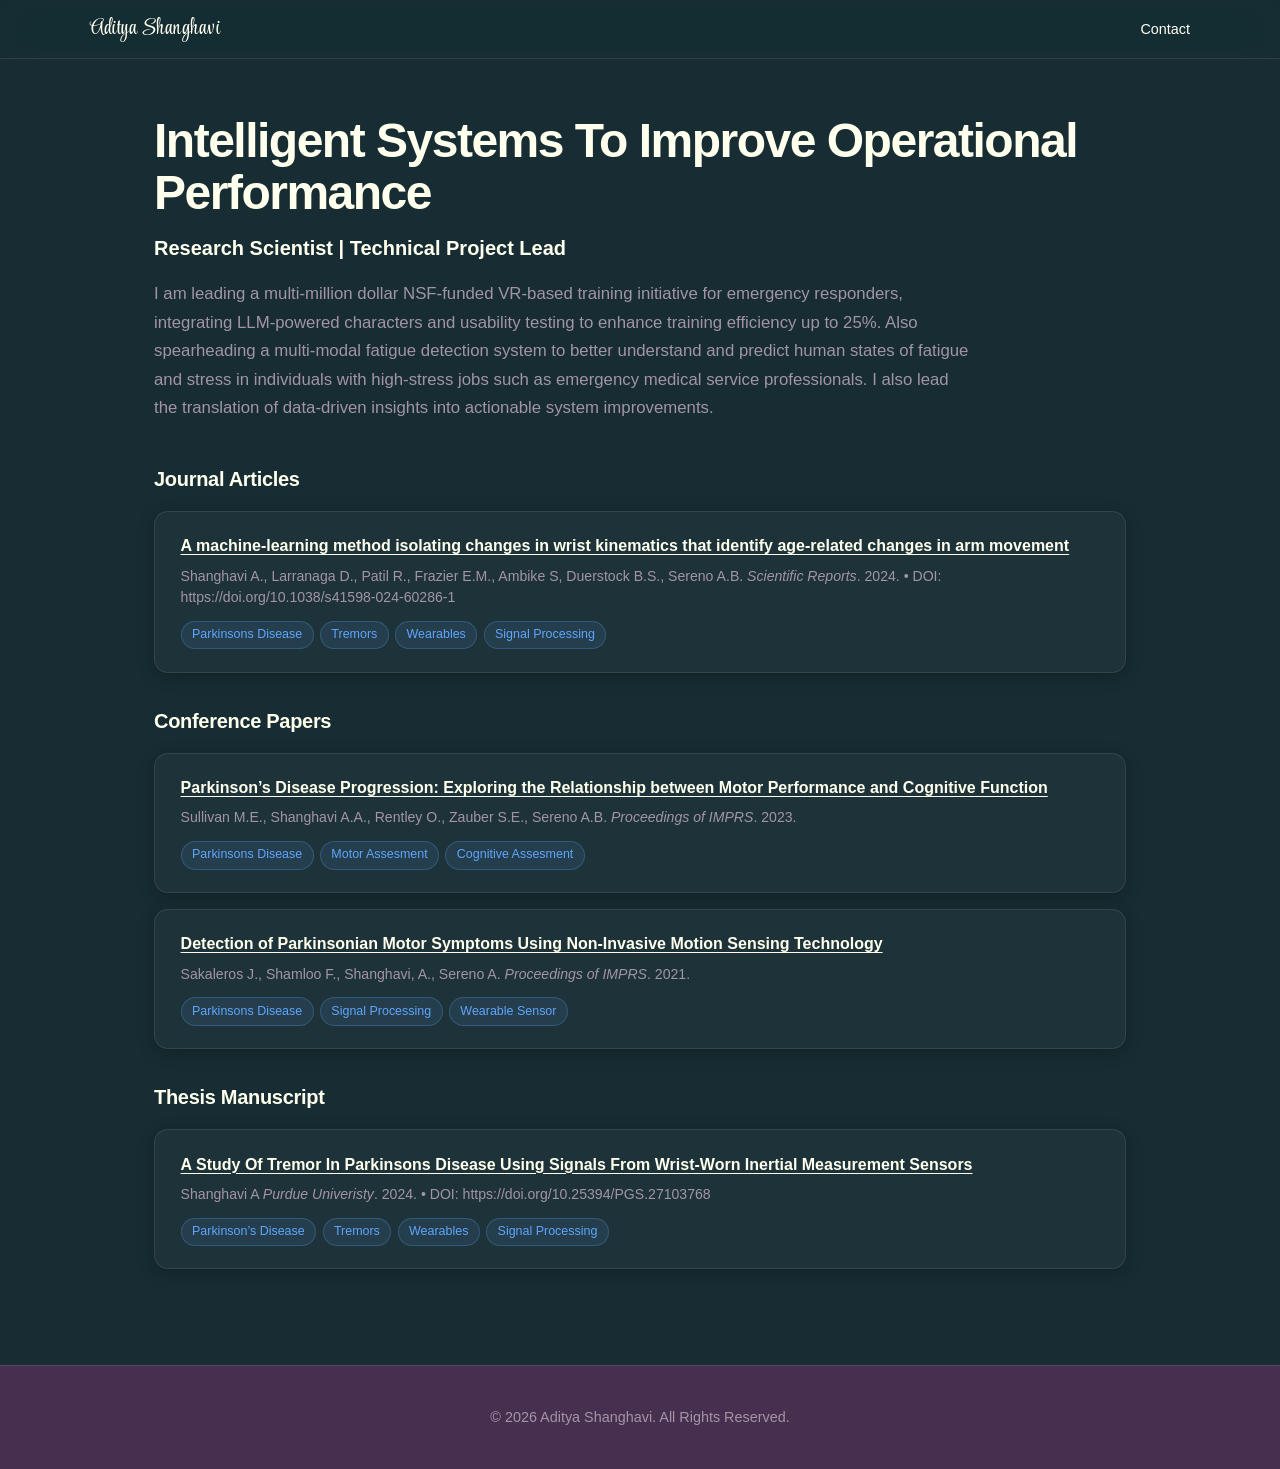
<file: Neuroergo.html>
<!DOCTYPE html>
<html lang="en">
<head>
  <meta charset="UTF-8" />
  <meta name="viewport" content="width=device-width, initial-scale=1.0" />
  <title>Neuroergo | Publications</title>
  <!-- <img class="logo-image" src="Images/Logos/Logo.png" alt="Logo"> -->

  <link href="https://fonts.googleapis.com/css2?family=Style+Script&display=swap" rel="stylesheet">
  <link rel="stylesheet" href="styles.css" />

</head>

<body>
  <nav>
    <div class="nav-content">
      <a class="logo-link" href="index.html">
        <!-- <img class="logo-image" src="Images/Logos/Logo.png" alt="Logo"> -->
        <span class="full-name">Aditya Shanghavi</span>
      </a>

      <ul class="nav-links">
        <li><a href="index.html#contact">Contact</a></li>
      </ul>
    </div>
  </nav>

  <main>
    <h1>Intelligent Systems To Improve Operational Performance</h1>
    <h2>Research Scientist | Technical Project Lead</h2>
    <p class="subtitle">
      I am leading a multi-million dollar NSF-funded VR-based training initiative for emergency responders, integrating LLM-powered characters and usability testing to enhance training efficiency up to 25%. Also spearheading a multi-modal fatigue detection system to better understand and predict human states of fatigue and stress in individuals with high-stress jobs such as emergency medical service professionals. I also lead the translation of data-driven insights into actionable system improvements.
    </p>

    <h2 class="section-title">Journal Articles</h2>
    <div class="pub-list">

      <article class="pub-card">
        <a class="pub-title" href="https://doi.org/10.1038/s41598-024-60286-1" target="_blank" rel="noopener noreferrer">
          A machine-learning method isolating changes in wrist kinematics that identify age-related changes in arm movement
        </a>
        <div class="pub-meta">
          Shanghavi A., Larranaga D., Patil R., Frazier E.M., Ambike S, Duerstock B.S., Sereno A.B. <em>Scientific Reports</em>. 2024.
          <span>• DOI: https://doi.org/10.1038/s41598-024-60286-1</span>
        </div>
        <div class="pub-tags">
          <span class="tag">Parkinsons Disease</span>
          <span class="tag">Tremors</span>
          <span class="tag">Wearables</span>
          <span class="tag">Signal Processing</span>
        </div>
      </article>
    </div>

    <h2 class="section-title">Conference Papers</h2>
    <div class="pub-list">

      <article class="pub-card">
        <a class="pub-title" href="https://doi.org/10.18060/27791" target="_blank" rel="noopener noreferrer">
          Parkinson’s Disease Progression: Exploring the Relationship between Motor Performance and Cognitive Function
        </a>
        <div class="pub-meta">
          Sullivan M.E., Shanghavi A.A., Rentley O., Zauber S.E., Sereno A.B. <em>Proceedings of IMPRS</em>. 2023.
        </div>
        <div class="pub-tags">
          <span class="tag">Parkinsons Disease</span>
          <span class="tag">Motor Assesment</span>
          <span class="tag">Cognitive Assesment</span>
        </div>
      </article>

      <article class="pub-card">
        <a class="pub-title" href="https://doi.org/10.18060/25842" target="_blank" rel="noopener noreferrer">
          Detection of Parkinsonian Motor Symptoms Using Non-Invasive Motion Sensing Technology
        </a>
        <div class="pub-meta">
          Sakaleros J., Shamloo F., Shanghavi, A., Sereno A. <em>Proceedings of IMPRS</em>. 2021.
        </div>
        <div class="pub-tags">
          <span class="tag">Parkinsons Disease</span>
          <span class="tag">Signal Processing</span>
          <span class="tag">Wearable Sensor</span>
        </div>
      </article>

    </div>

    <h2 class="section-title">Thesis Manuscript</h2>
    <div class="pub-list">

      <article class="pub-card">
        <a class="pub-title" href="https://doi.org/10.25394/PGS.27103768" target="_blank" rel="noopener noreferrer">
          A Study Of Tremor In Parkinsons Disease Using Signals From Wrist-Worn Inertial Measurement Sensors
        </a>
        <div class="pub-meta">
          Shanghavi A <em>Purdue Univeristy</em>. 2024.
          <span>• DOI: https://doi.org/10.25394/PGS.27103768</span>
        </div>
        <div class="pub-tags">
          <span class="tag">Parkinson’s Disease</span>
          <span class="tag">Tremors</span>
          <span class="tag">Wearables</span>
          <span class="tag">Signal Processing</span>
        </div>
      </article>

  </main>

  <footer>
    <p>&copy; 2026 Aditya Shanghavi. All Rights Reserved.</p>
  </footer>
</body>
</html>
</file>
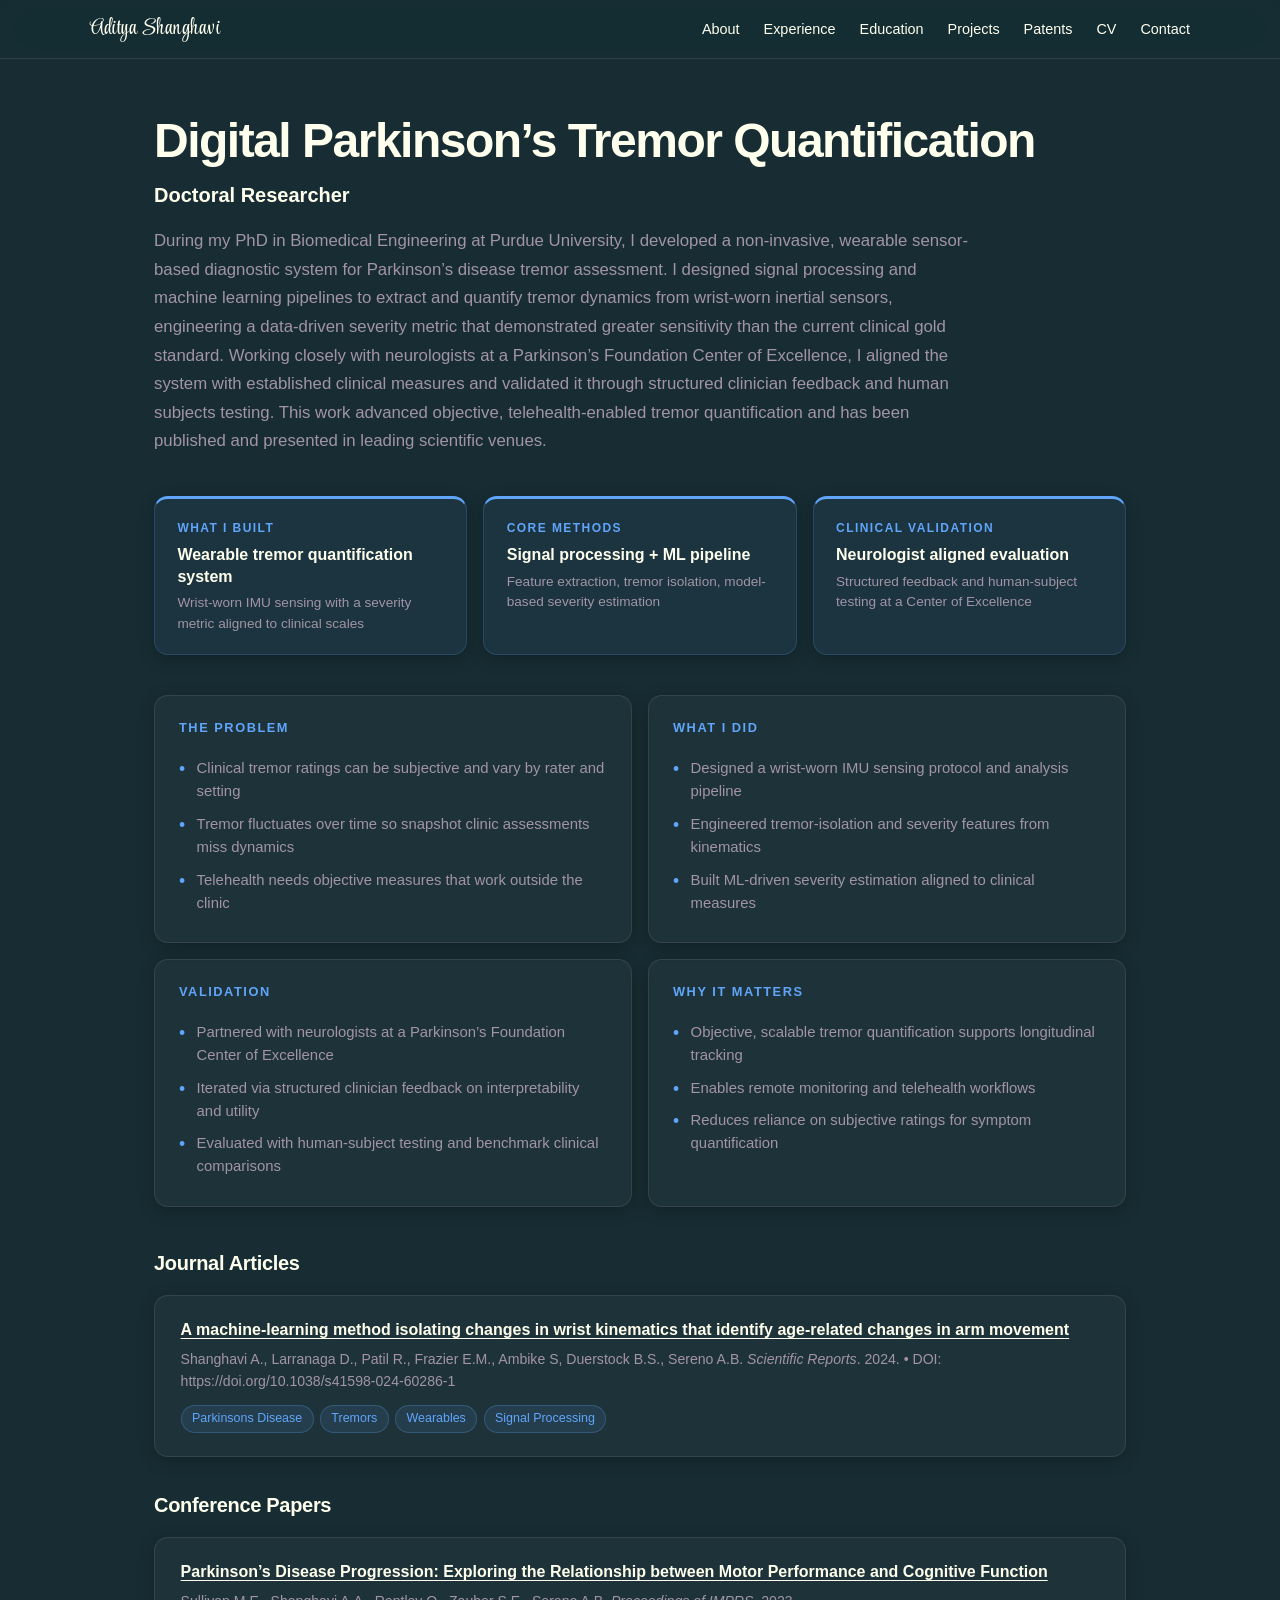
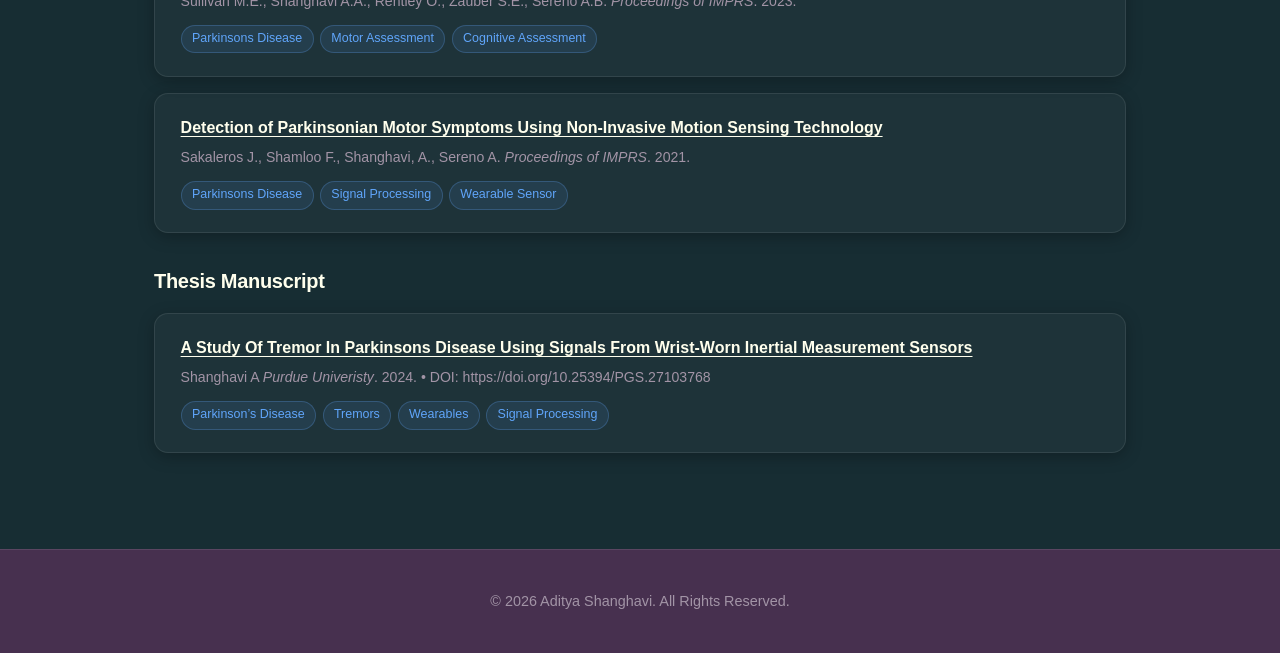
<file: PhD.html>
<!DOCTYPE html>
<html lang="en">
<head>
  <meta charset="UTF-8" />
  <meta name="viewport" content="width=device-width, initial-scale=1.0" />
  <title>PhD | Publications</title>
  <!-- <img class="logo-image" src="Images/Logos/Logo.png" alt="Logo"> -->

  <link href="https://fonts.googleapis.com/css2?family=Style+Script&display=swap" rel="stylesheet">
  <link rel="stylesheet" href="styles.css" />

</head>

<body>
  <nav>
    <div class="nav-content">
      <a class="logo-link" href="index.html">
        <!-- <img class="logo-image" src="Images/Logos/Logo.png" alt="Logo"> -->
        <span class="full-name">Aditya Shanghavi</span>
      </a>

      <ul class="nav-links">
        <li><a href="index.html#about">About</a></li>
        <li><a href="index.html#experience">Experience</a></li>
        <li><a href="index.html#education">Education</a></li>
        <li><a href="index.html#projects">Projects</a></li>
        <li><a href="index.html#patents">Patents</a></li>
        <li><a href="Resume_AdityaShanghavi.pdf" target="_blank" rel="noopener noreferrer">CV</a></li>
        <li><a href="index.html#contact">Contact</a></li>
      </ul>
    </div>
  </nav>

  <main>
    <h1>Digital Parkinson’s Tremor Quantification</h1>
    <h2>Doctoral Researcher</h2>
    <p class="subtitle">
      During my PhD in Biomedical Engineering at Purdue University, I developed a non-invasive, wearable sensor-based diagnostic system for Parkinson’s disease tremor assessment. I designed signal processing and machine learning pipelines to extract and quantify tremor dynamics from wrist-worn inertial sensors, engineering a data-driven severity metric that demonstrated greater sensitivity than the current clinical gold standard. Working closely with neurologists at a Parkinson’s Foundation Center of Excellence, I aligned the system with established clinical measures and validated it through structured clinician feedback and human subjects testing. This work advanced objective, telehealth-enabled tremor quantification and has been published and presented in leading scientific venues.
    </p>

    <div class="highlights">
      <div class="highlight-card">
        <div class="highlight-kicker">What I built</div>
        <div class="highlight-value">Wearable tremor quantification system</div>
        <div class="highlight-note">Wrist-worn IMU sensing with a severity metric aligned to clinical scales</div>
      </div>

      <div class="highlight-card">
        <div class="highlight-kicker">Core methods</div>
        <div class="highlight-value">Signal processing + ML pipeline</div>
        <div class="highlight-note">Feature extraction, tremor isolation, model-based severity estimation</div>
      </div>

      <div class="highlight-card">
        <div class="highlight-kicker">Clinical validation</div>
        <div class="highlight-value">Neurologist aligned evaluation</div>
        <div class="highlight-note">Structured feedback and human-subject testing at a Center of Excellence</div>
      </div>
    </div>

    <div class="case-grid">
      <div class="case-card">
        <h3>The problem</h3>
        <div class="case-item">Clinical tremor ratings can be subjective and vary by rater and setting</div>
        <div class="case-item">Tremor fluctuates over time so snapshot clinic assessments miss dynamics</div>
        <div class="case-item">Telehealth needs objective measures that work outside the clinic</div>
      </div>

      <div class="case-card">
        <h3>What I did</h3>
        <div class="case-item">Designed a wrist-worn IMU sensing protocol and analysis pipeline</div>
        <div class="case-item">Engineered tremor-isolation and severity features from kinematics</div>
        <div class="case-item">Built ML-driven severity estimation aligned to clinical measures</div>
      </div>

      <div class="case-card">
        <h3>Validation</h3>
        <div class="case-item">Partnered with neurologists at a Parkinson’s Foundation Center of Excellence</div>
        <div class="case-item">Iterated via structured clinician feedback on interpretability and utility</div>
        <div class="case-item">Evaluated with human-subject testing and benchmark clinical comparisons</div>
      </div>

      <div class="case-card">
        <h3>Why it matters</h3>
        <div class="case-item">Objective, scalable tremor quantification supports longitudinal tracking</div>
        <div class="case-item">Enables remote monitoring and telehealth workflows</div>
        <div class="case-item">Reduces reliance on subjective ratings for symptom quantification</div>
      </div>
    </div>

    <h2 class="section-title">Journal Articles</h2>
    <div class="pub-list">

      <article class="pub-card">
        <a class="pub-title" href="https://doi.org/10.1038/s41598-024-60286-1" target="_blank" rel="noopener noreferrer">
          A machine-learning method isolating changes in wrist kinematics that identify age-related changes in arm movement
        </a>
        <div class="pub-meta">
          Shanghavi A., Larranaga D., Patil R., Frazier E.M., Ambike S, Duerstock B.S., Sereno A.B. <em>Scientific Reports</em>. 2024.
          <span>• DOI: https://doi.org/10.1038/s41598-024-60286-1</span>
        </div>
        <div class="pub-tags">
          <span class="tag">Parkinsons Disease</span>
          <span class="tag">Tremors</span>
          <span class="tag">Wearables</span>
          <span class="tag">Signal Processing</span>
        </div>
      </article>
    </div>

    <h2 class="section-title">Conference Papers</h2>
    <div class="pub-list">

      <article class="pub-card">
        <a class="pub-title" href="https://doi.org/10.18060/27791" target="_blank" rel="noopener noreferrer">
          Parkinson’s Disease Progression: Exploring the Relationship between Motor Performance and Cognitive Function
        </a>
        <div class="pub-meta">
          Sullivan M.E., Shanghavi A.A., Rentley O., Zauber S.E., Sereno A.B. <em>Proceedings of IMPRS</em>. 2023.
        </div>
        <div class="pub-tags">
          <span class="tag">Parkinsons Disease</span>
          <span class="tag">Motor Assessment</span>
          <span class="tag">Cognitive Assessment</span>
        </div>
      </article>

      <article class="pub-card">
        <a class="pub-title" href="https://doi.org/10.18060/25842" target="_blank" rel="noopener noreferrer">
          Detection of Parkinsonian Motor Symptoms Using Non-Invasive Motion Sensing Technology
        </a>
        <div class="pub-meta">
          Sakaleros J., Shamloo F., Shanghavi, A., Sereno A. <em>Proceedings of IMPRS</em>. 2021.
        </div>
        <div class="pub-tags">
          <span class="tag">Parkinsons Disease</span>
          <span class="tag">Signal Processing</span>
          <span class="tag">Wearable Sensor</span>
        </div>
      </article>

    </div>

    <h2 class="section-title">Thesis Manuscript</h2>
    <div class="pub-list">

      <article class="pub-card">
        <a class="pub-title" href="https://doi.org/10.25394/PGS.27103768" target="_blank" rel="noopener noreferrer">
          A Study Of Tremor In Parkinsons Disease Using Signals From Wrist-Worn Inertial Measurement Sensors
        </a>
        <div class="pub-meta">
          Shanghavi A <em>Purdue Univeristy</em>. 2024.
          <span>• DOI: https://doi.org/10.25394/PGS.27103768</span>
        </div>
        <div class="pub-tags">
          <span class="tag">Parkinson’s Disease</span>
          <span class="tag">Tremors</span>
          <span class="tag">Wearables</span>
          <span class="tag">Signal Processing</span>
        </div>
      </article>

    </div>

  </main>
  
  <footer>
    <p>&copy; 2026 Aditya Shanghavi. All Rights Reserved.</p>
  </footer>
</body>
</html>
</file>
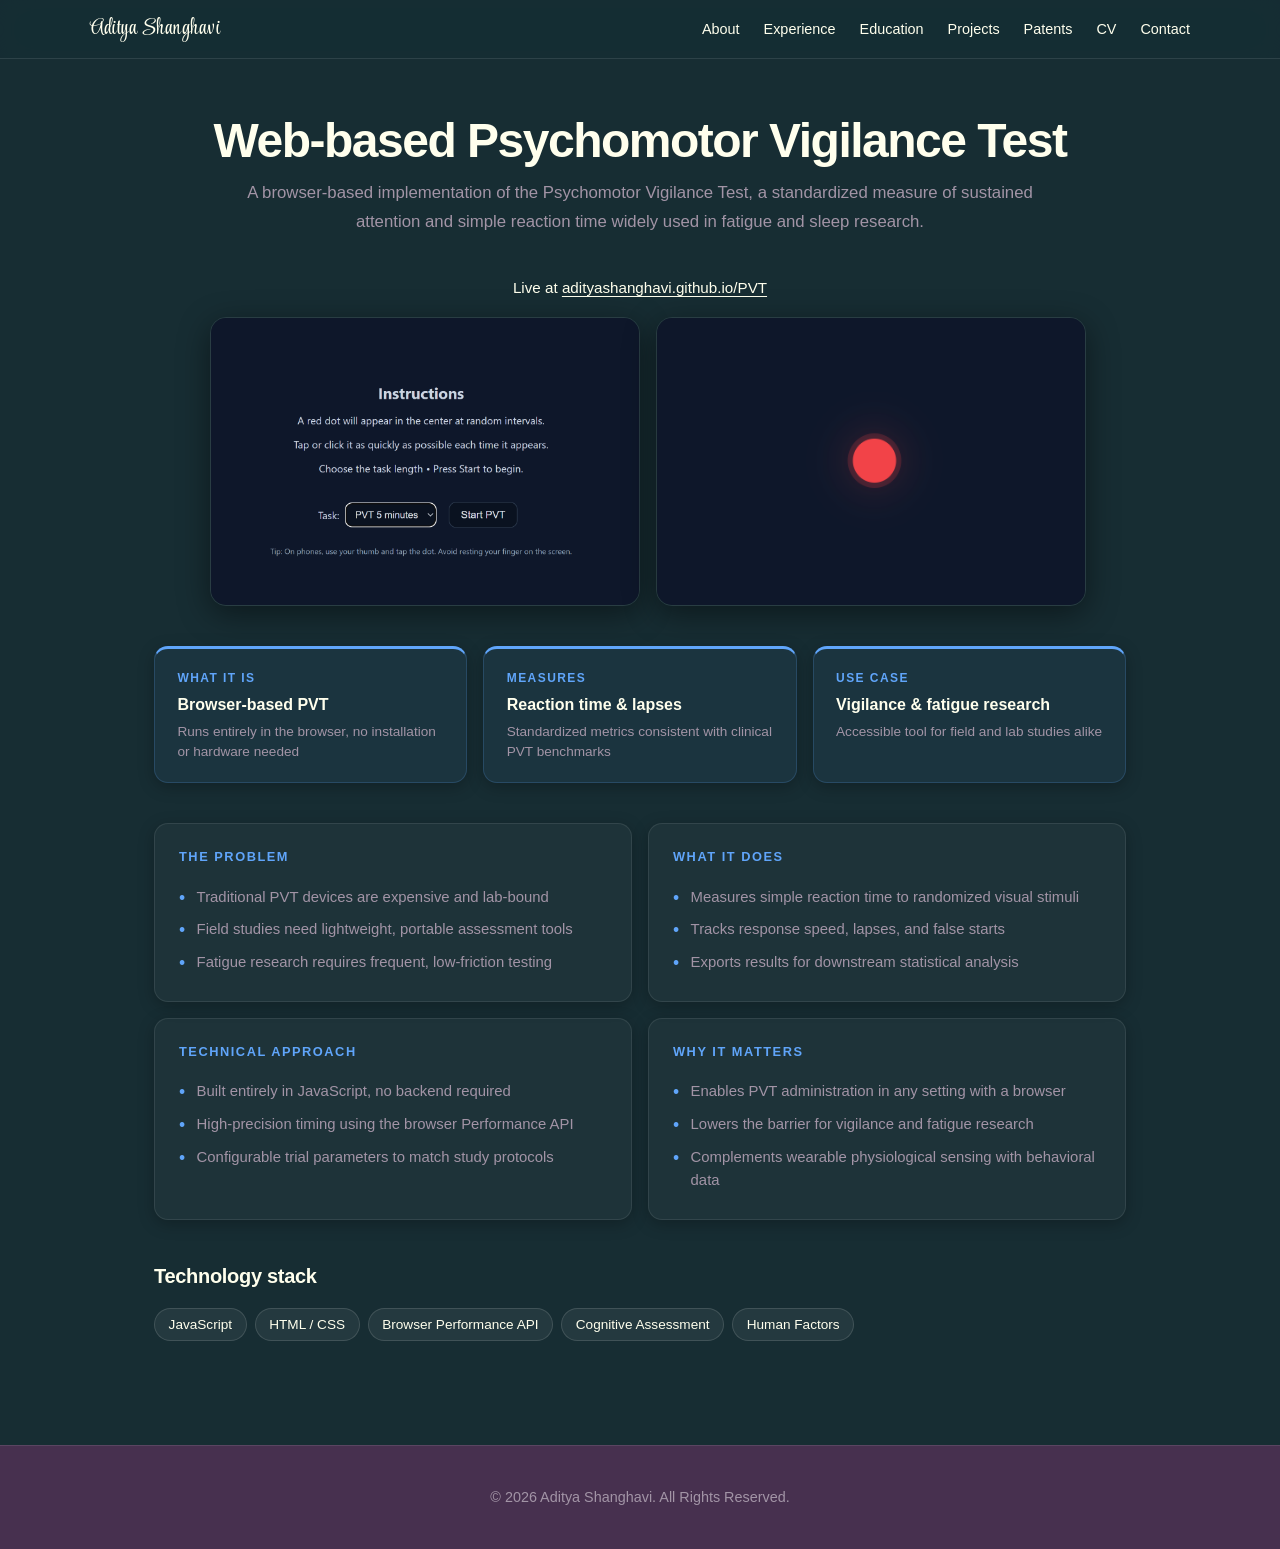
<file: PVT.html>
<!DOCTYPE html>
<html lang="en">
<head>
  <meta charset="UTF-8" />
  <meta name="viewport" content="width=device-width, initial-scale=1.0" />
  <title>PVT | Aditya Shanghavi</title>
  <link href="https://fonts.googleapis.com/css2?family=Style+Script&display=swap" rel="stylesheet">
  <link rel="stylesheet" href="styles.css" />
</head>

<body>
  <nav>
    <div class="nav-content">
      <a class="logo-link" href="index.html">
        <span class="full-name">Aditya Shanghavi</span>
      </a>
      <ul class="nav-links">
        <li><a href="index.html#about">About</a></li>
        <li><a href="index.html#experience">Experience</a></li>
        <li><a href="index.html#education">Education</a></li>
        <li><a href="index.html#projects">Projects</a></li>
        <li><a href="index.html#patents">Patents</a></li>
        <li><a href="Resume_AdityaShanghavi.pdf" target="_blank" rel="noopener noreferrer">CV</a></li>
        <li><a href="index.html#contact">Contact</a></li>
      </ul>
    </div>
  </nav>

  <main>
    <div style="text-align: center; margin-bottom: 1rem;">
      <h1>Web-based Psychomotor Vigilance Test</h1>
      <p class="subtitle" style="margin-left: auto; margin-right: auto;">
        A browser-based implementation of the Psychomotor Vigilance Test, a standardized measure of sustained attention and simple reaction time widely used in fatigue and sleep research.
      </p>
      <p style="margin-top: 0.5rem; font-size: 0.95rem;">
        Live at <a href="https://adityashanghavi.github.io/PVT/" target="_blank" rel="noopener noreferrer">adityashanghavi.github.io/PVT</a>
      </p>
    </div>

    <div class="pvt-screenshots">
      <img src="Images/PVT1.png" alt="PVT instructions screen">
      <img src="Images/PVT2.png" alt="PVT active test screen">
    </div>

    <div class="highlights">
      <div class="highlight-card">
        <div class="highlight-kicker">What it is</div>
        <div class="highlight-value">Browser-based PVT</div>
        <div class="highlight-note">Runs entirely in the browser, no installation or hardware needed</div>
      </div>

      <div class="highlight-card">
        <div class="highlight-kicker">Measures</div>
        <div class="highlight-value">Reaction time &amp; lapses</div>
        <div class="highlight-note">Standardized metrics consistent with clinical PVT benchmarks</div>
      </div>

      <div class="highlight-card">
        <div class="highlight-kicker">Use case</div>
        <div class="highlight-value">Vigilance &amp; fatigue research</div>
        <div class="highlight-note">Accessible tool for field and lab studies alike</div>
      </div>
    </div>

    <div class="case-grid">
      <div class="case-card">
        <h3>The problem</h3>
        <div class="case-item">Traditional PVT devices are expensive and lab-bound</div>
        <div class="case-item">Field studies need lightweight, portable assessment tools</div>
        <div class="case-item">Fatigue research requires frequent, low-friction testing</div>
      </div>

      <div class="case-card">
        <h3>What it does</h3>
        <div class="case-item">Measures simple reaction time to randomized visual stimuli</div>
        <div class="case-item">Tracks response speed, lapses, and false starts</div>
        <div class="case-item">Exports results for downstream statistical analysis</div>
      </div>

      <div class="case-card">
        <h3>Technical approach</h3>
        <div class="case-item">Built entirely in JavaScript, no backend required</div>
        <div class="case-item">High-precision timing using the browser Performance API</div>
        <div class="case-item">Configurable trial parameters to match study protocols</div>
      </div>

      <div class="case-card">
        <h3>Why it matters</h3>
        <div class="case-item">Enables PVT administration in any setting with a browser</div>
        <div class="case-item">Lowers the barrier for vigilance and fatigue research</div>
        <div class="case-item">Complements wearable physiological sensing with behavioral data</div>
      </div>
    </div>

    <h2 class="section-title">Technology stack</h2>
    <div class="tech-tags">
      <span class="tech-tag">JavaScript</span>
      <span class="tech-tag">HTML / CSS</span>
      <span class="tech-tag">Browser Performance API</span>
      <span class="tech-tag">Cognitive Assessment</span>
      <span class="tech-tag">Human Factors</span>
    </div>

  </main>

  <footer>
    <p>&copy; 2026 Aditya Shanghavi. All Rights Reserved.</p>
  </footer>
</body>
</html>
</file>
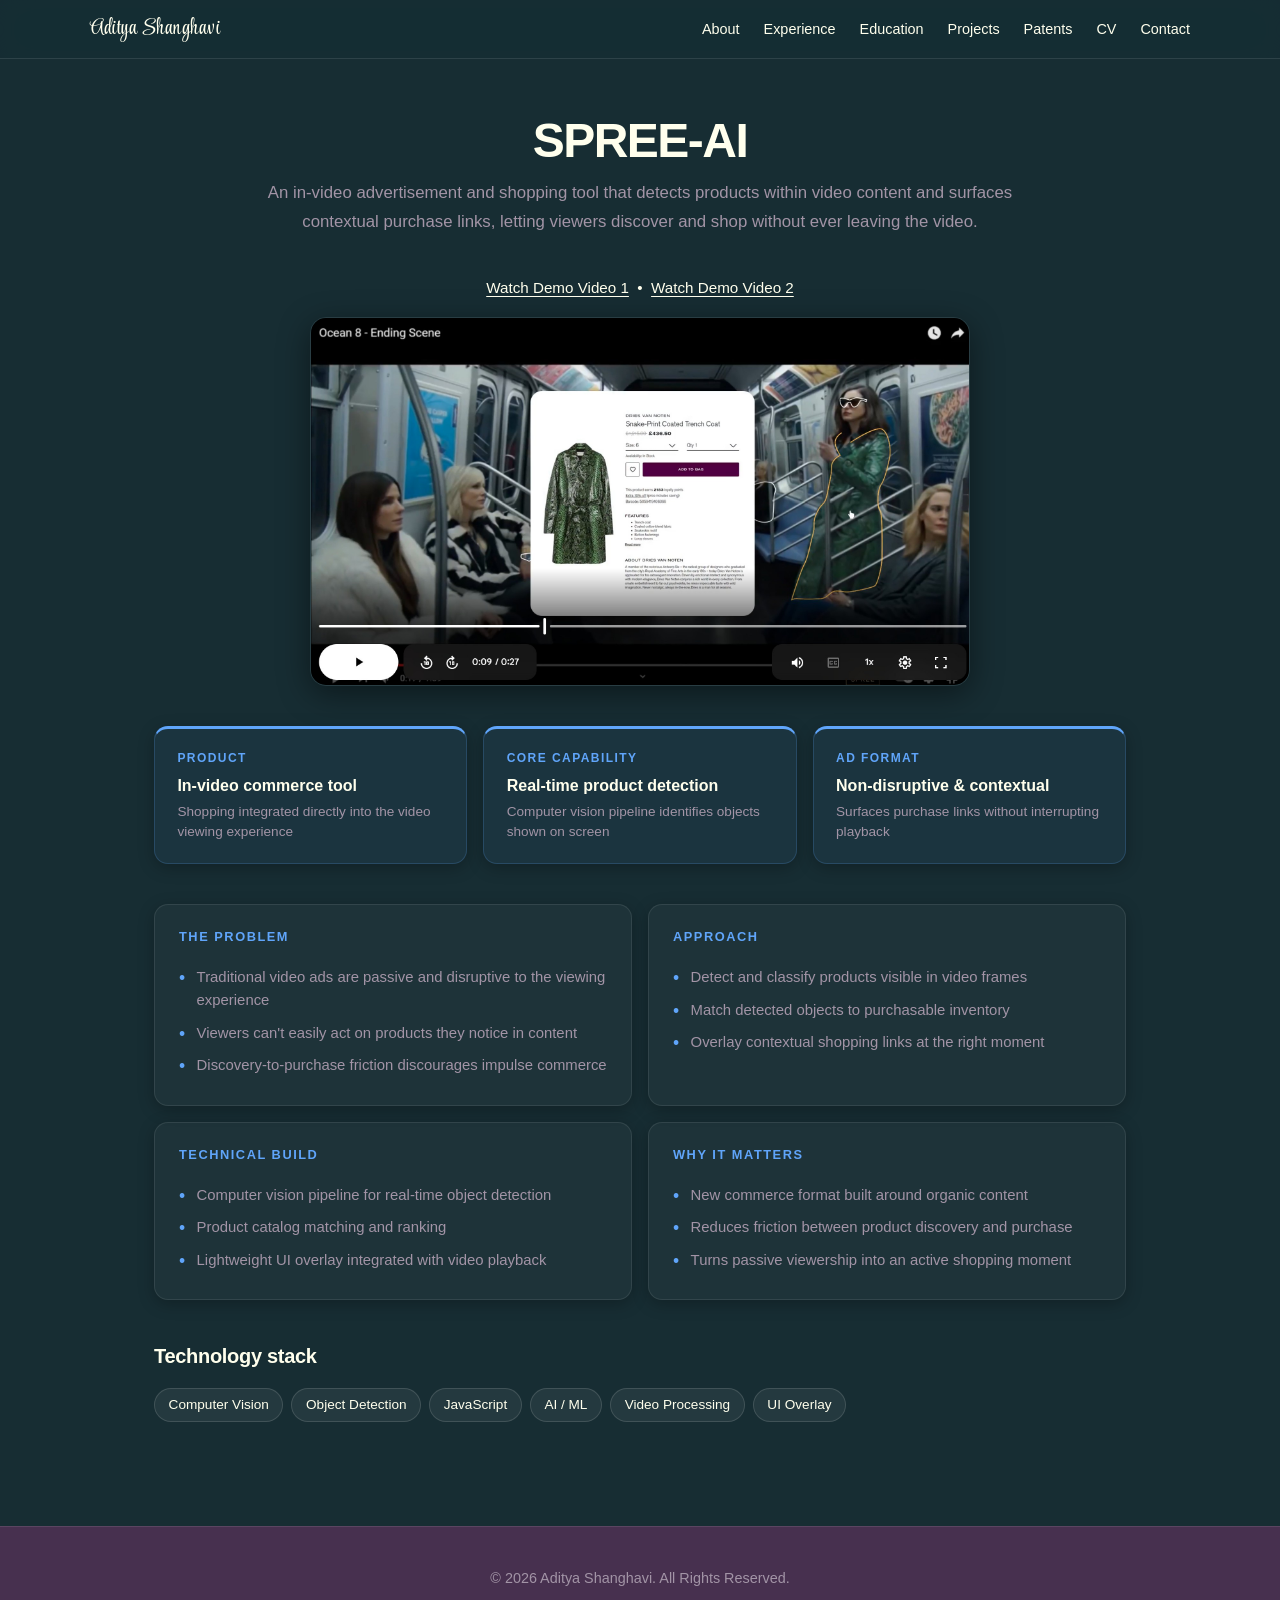
<file: SPREEAI.html>
<!DOCTYPE html>
<html lang="en">
<head>
  <meta charset="UTF-8" />
  <meta name="viewport" content="width=device-width, initial-scale=1.0" />
  <title>SPREE-AI | Aditya Shanghavi</title>
  <link href="https://fonts.googleapis.com/css2?family=Style+Script&display=swap" rel="stylesheet">
  <link rel="stylesheet" href="styles.css" />
</head>

<body>
  <nav>
    <div class="nav-content">
      <a class="logo-link" href="index.html">
        <span class="full-name">Aditya Shanghavi</span>
      </a>
      <ul class="nav-links">
        <li><a href="index.html#about">About</a></li>
        <li><a href="index.html#experience">Experience</a></li>
        <li><a href="index.html#education">Education</a></li>
        <li><a href="index.html#projects">Projects</a></li>
        <li><a href="index.html#patents">Patents</a></li>
        <li><a href="Resume_AdityaShanghavi.pdf" target="_blank" rel="noopener noreferrer">CV</a></li>
        <li><a href="index.html#contact">Contact</a></li>
      </ul>
    </div>
  </nav>

  <main>
    <div style="text-align: center; margin-bottom: 1rem;">
      <h1>SPREE-AI</h1>
      <p class="subtitle" style="margin-left: auto; margin-right: auto;">
        An in-video advertisement and shopping tool that detects products within video content and surfaces contextual purchase links, letting viewers discover and shop without ever leaving the video.
      </p>
      <p style="margin-top: 0.5rem; font-size: 0.95rem;">
        <a href="https://drive.google.com/file/d/1InuDD5c3FWZTjwIrsGpYrCCadZ0yBjxR/view?usp=drive_link" target="_blank" rel="noopener noreferrer">Watch Demo Video 1</a>
        &nbsp;&bull;&nbsp;
        <a href="https://drive.google.com/file/d/13A_5lmqGq182ZvTidKjeXBQSPEqBcicw/view?usp=drive_link" target="_blank" rel="noopener noreferrer">Watch Demo Video 2</a>
      </p>
    </div>

    <img src="Images/SpreeAI.jpg" alt="SPREE-AI in-video product detection" class="project-screenshot" style="width: 100%; max-width: 660px;">

    <div class="highlights">
      <div class="highlight-card">
        <div class="highlight-kicker">Product</div>
        <div class="highlight-value">In-video commerce tool</div>
        <div class="highlight-note">Shopping integrated directly into the video viewing experience</div>
      </div>

      <div class="highlight-card">
        <div class="highlight-kicker">Core capability</div>
        <div class="highlight-value">Real-time product detection</div>
        <div class="highlight-note">Computer vision pipeline identifies objects shown on screen</div>
      </div>

      <div class="highlight-card">
        <div class="highlight-kicker">Ad format</div>
        <div class="highlight-value">Non-disruptive &amp; contextual</div>
        <div class="highlight-note">Surfaces purchase links without interrupting playback</div>
      </div>
    </div>

    <div class="case-grid">
      <div class="case-card">
        <h3>The problem</h3>
        <div class="case-item">Traditional video ads are passive and disruptive to the viewing experience</div>
        <div class="case-item">Viewers can't easily act on products they notice in content</div>
        <div class="case-item">Discovery-to-purchase friction discourages impulse commerce</div>
      </div>

      <div class="case-card">
        <h3>Approach</h3>
        <div class="case-item">Detect and classify products visible in video frames</div>
        <div class="case-item">Match detected objects to purchasable inventory</div>
        <div class="case-item">Overlay contextual shopping links at the right moment</div>
      </div>

      <div class="case-card">
        <h3>Technical build</h3>
        <div class="case-item">Computer vision pipeline for real-time object detection</div>
        <div class="case-item">Product catalog matching and ranking</div>
        <div class="case-item">Lightweight UI overlay integrated with video playback</div>
      </div>

      <div class="case-card">
        <h3>Why it matters</h3>
        <div class="case-item">New commerce format built around organic content</div>
        <div class="case-item">Reduces friction between product discovery and purchase</div>
        <div class="case-item">Turns passive viewership into an active shopping moment</div>
      </div>
    </div>

    <h2 class="section-title">Technology stack</h2>
    <div class="tech-tags">
      <span class="tech-tag">Computer Vision</span>
      <span class="tech-tag">Object Detection</span>
      <span class="tech-tag">JavaScript</span>
      <span class="tech-tag">AI / ML</span>
      <span class="tech-tag">Video Processing</span>
      <span class="tech-tag">UI Overlay</span>
    </div>

  </main>

  <footer>
    <p>&copy; 2026 Aditya Shanghavi. All Rights Reserved.</p>
  </footer>
</body>
</html>
</file>
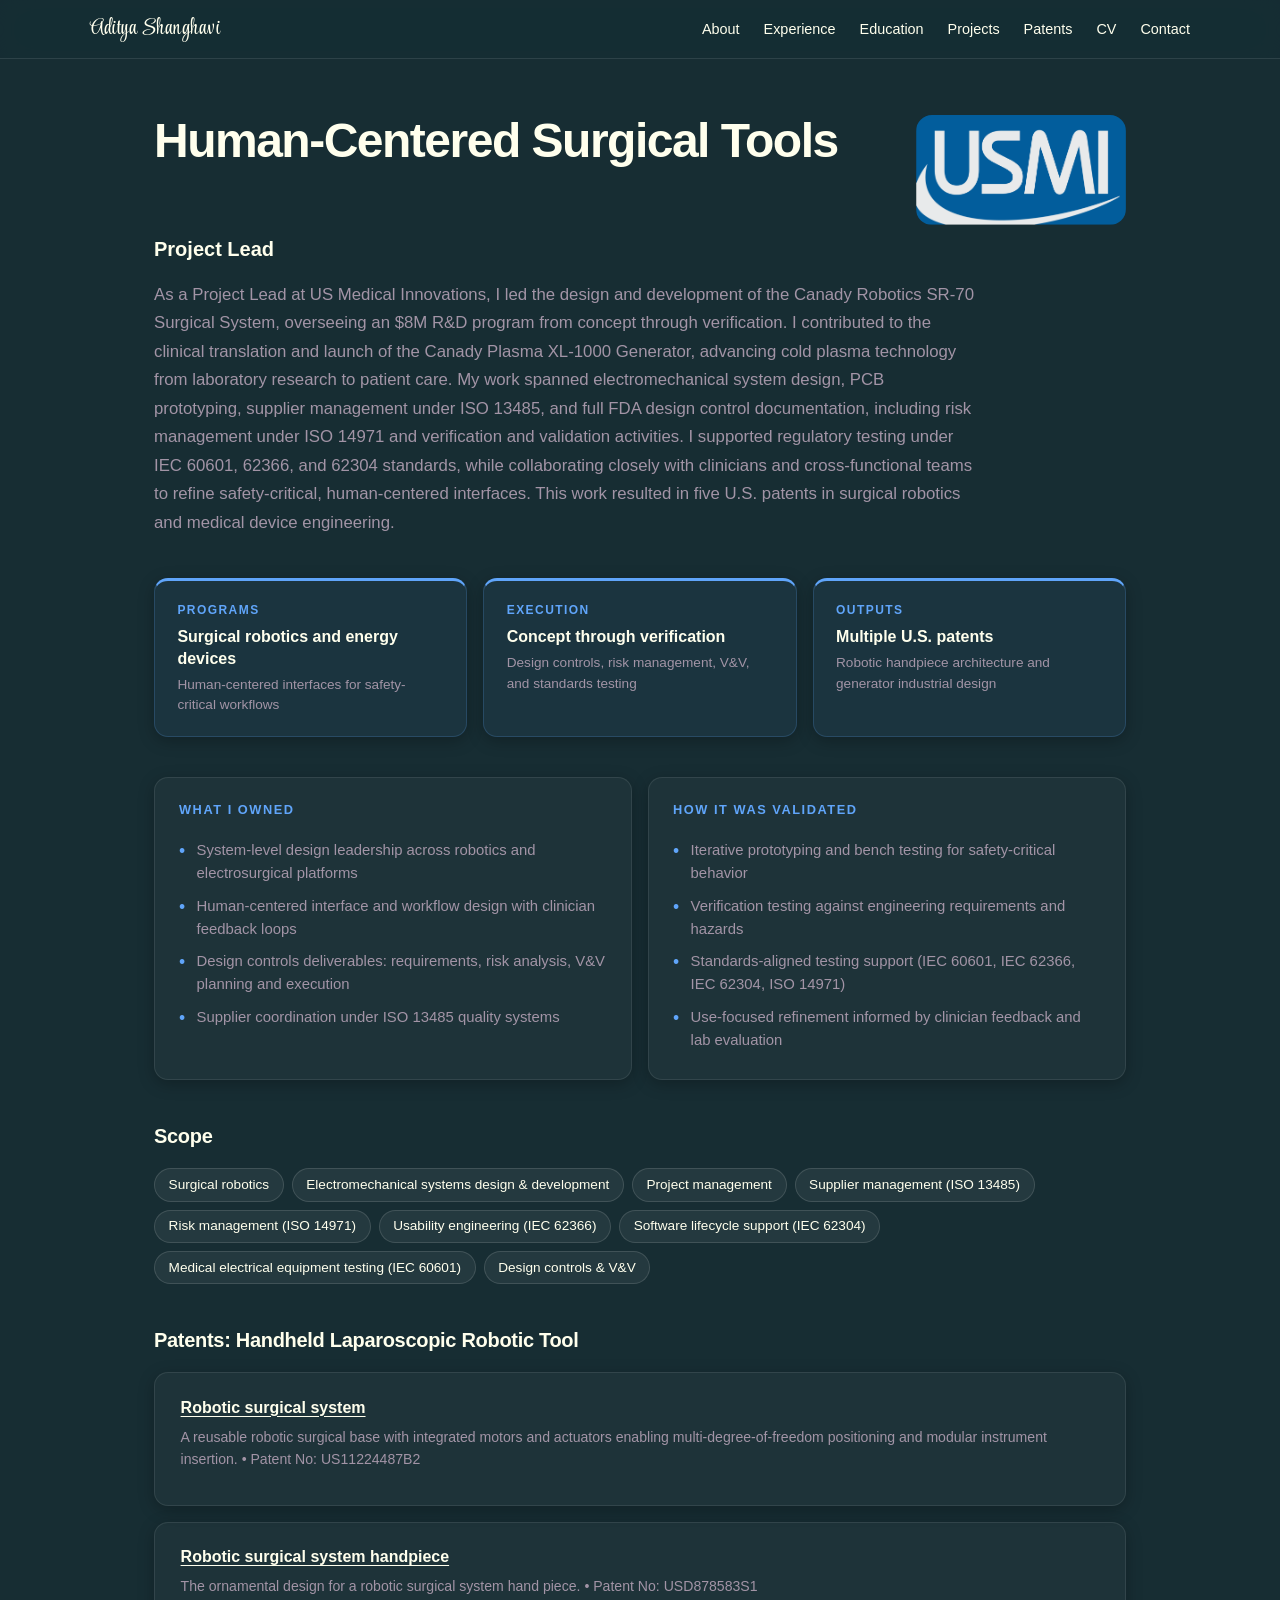
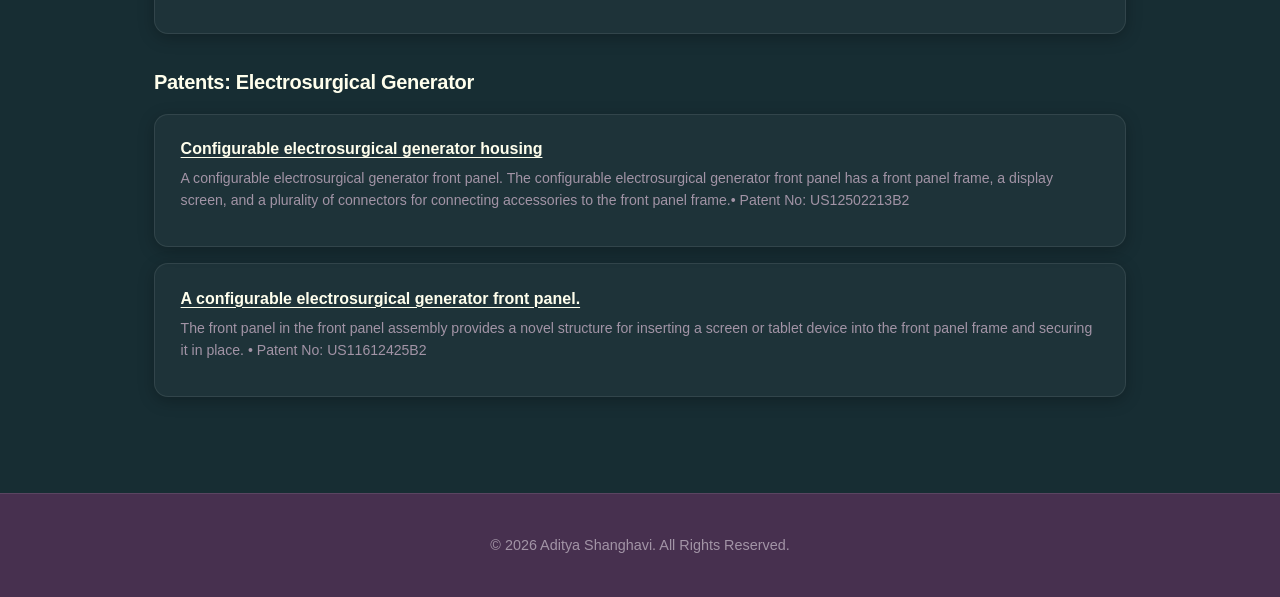
<file: USMI.html>
<!DOCTYPE html>
<html lang="en">
<head>
  <meta charset="UTF-8" />
  <meta name="viewport" content="width=device-width, initial-scale=1.0" />
  <title>USMI | Patents</title>
  
  <link href="https://fonts.googleapis.com/css2?family=Style+Script&display=swap" rel="stylesheet">
  <link rel="stylesheet" href="styles.css" />

</head>

<body>
  <nav>
    <div class="nav-content">
      <a class="logo-link" href="index.html">
        <!-- <img class="logo-image" src="Images/Logos/Logo.png" alt="Logo"> -->
        <span class="full-name">Aditya Shanghavi</span>
      </a>

      <ul class="nav-links">
        <li><a href="index.html#about">About</a></li>
        <li><a href="index.html#experience">Experience</a></li>
        <li><a href="index.html#education">Education</a></li>
        <li><a href="index.html#projects">Projects</a></li>
        <li><a href="index.html#patents">Patents</a></li>
        <li><a href="Resume_AdityaShanghavi.pdf" target="_blank" rel="noopener noreferrer">CV</a></li>
        <li><a href="index.html#contact">Contact</a></li>
      </ul>
    </div>
  </nav>

  <main>
    <div class="title-row">
      <h1 class="project-title">Human-Centered Surgical Tools</h1>
      <img src="Images/Logos/USMI Logo.png" alt="US Medical Innovations Logo" class="project-logo">
    </div>
    <h2>Project Lead</h2>
    <p class="subtitle">
      As a Project Lead at US Medical Innovations, I led the design and development of the Canady Robotics SR-70 Surgical System, overseeing an $8M R&D program from concept through verification. I contributed to the clinical translation and launch of the Canady Plasma XL-1000 Generator, advancing cold plasma technology from laboratory research to patient care. My work spanned electromechanical system design, PCB prototyping, supplier management under ISO 13485, and full FDA design control documentation, including risk management under ISO 14971 and verification and validation activities. I supported regulatory testing under IEC 60601, 62366, and 62304 standards, while collaborating closely with clinicians and cross-functional teams to refine safety-critical, human-centered interfaces. This work resulted in five U.S. patents in surgical robotics and medical device engineering.
    </p>

    <div class="highlights">
      <div class="highlight-card">
        <div class="highlight-kicker">Programs</div>
        <div class="highlight-value">Surgical robotics and energy devices</div>
        <div class="highlight-note">Human-centered interfaces for safety-critical workflows</div>
      </div>

      <div class="highlight-card">
        <div class="highlight-kicker">Execution</div>
        <div class="highlight-value">Concept through verification</div>
        <div class="highlight-note">Design controls, risk management, V&V, and standards testing</div>
      </div>

      <div class="highlight-card">
        <div class="highlight-kicker">Outputs</div>
        <div class="highlight-value">Multiple U.S. patents</div>
        <div class="highlight-note">Robotic handpiece architecture and generator industrial design</div>
      </div>
    </div>

    <div class="case-grid">
      <div class="case-card">
        <h3>What I owned</h3>
        <div class="case-item">System-level design leadership across robotics and electrosurgical platforms</div>
        <div class="case-item">Human-centered interface and workflow design with clinician feedback loops</div>
        <div class="case-item">Design controls deliverables: requirements, risk analysis, V&V planning and execution</div>
        <div class="case-item">Supplier coordination under ISO 13485 quality systems</div>
      </div>

      <div class="case-card">
        <h3>How it was validated</h3>
        <div class="case-item">Iterative prototyping and bench testing for safety-critical behavior</div>
        <div class="case-item">Verification testing against engineering requirements and hazards</div>
        <div class="case-item">Standards-aligned testing support (IEC 60601, IEC 62366, IEC 62304, ISO 14971)</div>
        <div class="case-item">Use-focused refinement informed by clinician feedback and lab evaluation</div>
      </div>
    </div>

    <h2 class="section-title">Scope</h2>
    <div class="tech-tags">
      <span class="tech-tag">Surgical robotics</span>
      <span class="tech-tag">Electromechanical systems design &amp; development</span>
      <span class="tech-tag">Project management</span>
      <span class="tech-tag">Supplier management (ISO 13485)</span>
      <span class="tech-tag">Risk management (ISO 14971)</span>
      <span class="tech-tag">Usability engineering (IEC 62366)</span>
      <span class="tech-tag">Software lifecycle support (IEC 62304)</span>
      <span class="tech-tag">Medical electrical equipment testing (IEC 60601)</span>
      <span class="tech-tag">Design controls &amp; V&amp;V</span>
    </div>

    <h2 class="section-title">Patents: Handheld Laparoscopic Robotic Tool</h2>
    <div class="pub-list">

      <article class="pub-card">
        <a class="pub-title" href="https://patents.google.com/patent/US11224487B2/en" target="_blank" rel="noopener noreferrer">
          Robotic surgical system
        </a>
        <div class="pub-meta">
          A reusable robotic surgical base with integrated motors and actuators enabling multi-degree-of-freedom positioning and modular instrument insertion.
          <span>• Patent No: US11224487B2</span>
        </div>
      </article>

      <article class="pub-card">
        <a class="pub-title" href="https://patents.google.com/patent/USD878583S1/en" target="_blank" rel="noopener noreferrer">
          Robotic surgical system handpiece
        </a>
        <div class="pub-meta">
          The ornamental design for a robotic surgical system hand piece.
          <span>• Patent No: USD878583S1</span>
        </div>
      </article>
    </div>

    <h2 class="section-title">Patents: Electrosurgical Generator</h2>
    <div class="pub-list">

      <article class="pub-card">
        <a class="pub-title" href="https://patents.google.com/patent/US12502213B2/en" target="_blank" rel="noopener noreferrer">
          Configurable electrosurgical generator housing
        </a>
        <div class="pub-meta">
          A configurable electrosurgical generator front panel. The configurable electrosurgical generator front panel has a front panel frame, a display screen, and a plurality of connectors for connecting accessories to the front panel frame.<span>• Patent No: US12502213B2</span>
        </div>
      </article>

      <article class="pub-card">
        <a class="pub-title" href="https://patents.google.com/patent/US11612425B2/en" target="_blank" rel="noopener noreferrer">
         A configurable electrosurgical generator front panel.
        </a>
        <div class="pub-meta">
          The front panel in the front panel assembly provides a novel structure for inserting a screen or tablet device into the front panel frame and securing it in place.
          <span>• Patent No: US11612425B2</span>
        </div>
      </article>
    </div>
  </main>

  <footer>
    <p>&copy; 2026 Aditya Shanghavi. All Rights Reserved.</p>
  </footer>
</body>
</html>
</file>
<file: styles.css>
:root {
  --color-primary: #60a5fa;
  --color-background-main: #172D33;
  --color-background-secondary: #47304F;
  --color-text-dark: #FFFFED;
  --color-text-body: #A294A6;
  --font-display: -apple-system, BlinkMacSystemFont, "SF Pro Display", "Segoe UI", Roboto, sans-serif;
}

* { margin: 0; padding: 0; box-sizing: border-box; }

body {
  font-family: var(--font-display);
  background: var(--color-background-main);
  color: var(--color-text-dark);
  line-height: 1.6;
}

/* =========================
   GLOBAL LINKS
   All links: same color as surrounding text + always underlined
   ========================= */
a,
a:visited,
a:hover,
a:active {
  color: inherit;
  text-decoration: underline;
  text-underline-offset: 3px;
  text-decoration-thickness: 1px;
}

/* Remove underline inside project cards only */
.resume-main .card-link,
.resume-main .card-link:visited,
.resume-main .card-link:hover,
.resume-main .card-link:active {
  text-decoration: none;
}

.resume-main .card-link * {
  text-decoration: none !important;
}

/* =========================
   NAV
   ========================= */
nav{
  position: sticky;
  top: 0;
  z-index: 1000;
  background: rgba(23, 45, 51, 0.85);
  backdrop-filter: saturate(180%) blur(20px);
  border-bottom: 0.5px solid rgba(255,255,255,0.1);
  padding: 1rem 5%;
}

.nav-content{
  max-width: 1100px;
  margin: 0 auto;
  display: flex;
  align-items: center;
  justify-content: space-between;
  gap: 1rem;
}

.logo-link{
  display:flex;
  align-items:center;
  gap: 0.75rem;
  text-decoration:none;
  color: var(--color-text-dark);
  line-height: 1;
}

.logo-image{ height: 44px; width: auto; }

.full-name{
  font-family: "Style Script", cursive;
  font-size: 1.35rem;
  font-weight: 400;
  letter-spacing: 0.5px;
}

.nav-links{
  list-style:none;
  display:flex;
  gap: 1.5rem;
  align-items:center;
  flex-wrap: wrap;
  justify-content: flex-end;
}

.nav-links a{
  color: var(--color-text-dark);
  text-decoration: none;          /* <-- remove underline */
  font-size: 0.9rem;
  position: relative;
  padding: 0.35rem 0;
}

.nav-links a,
.nav-links a:visited,
.nav-links a:hover,
.nav-links a:active{
  text-decoration: none;
}

.nav-links a:hover{ color: var(--color-primary); }

.nav-links a {
  position: relative;
  padding-bottom: 4px;
}

.nav-links a::after {
  content: "";
  position: absolute;
  left: 0;
  bottom: 0;
  width: 0%;
  height: 1px;
  background: var(--color-primary);
  transition: width 0.25s ease;
}

.nav-links a:hover::after {
  width: 100%;
}

/* =========================
   PAGE
   ========================= */
main{
  max-width: 1100px;
  margin: 0 auto;
  padding: 3.5rem 5% 4rem;
}

h1{
  font-size: 3rem;
  letter-spacing: -1.5px;
  line-height: 1.1;
  margin-bottom: 0.75rem;
}

h2{
  font-size: 1.25rem;
  font-weight: 600;
  margin: 0.25rem 0 1rem;
}

/* =========================
   FOOTER
   ========================= */
footer,
.site-footer{
  border-top: 0.5px solid rgba(255,255,255,0.1);
  background: var(--color-background-secondary);
  color: var(--color-text-body);
  text-align: center;
  padding: 2.5rem 5%;
  font-size: 0.9rem;
}

/* =========================
   RESPONSIVE (GLOBAL)
   ========================= */
@media (max-width: 768px){
  h1{ font-size: 2.2rem; }
  main{ padding-top: 2.5rem; }
  .logo-image{ height: 40px; }
}

/* =========================
   INDEX RESUME PAGE
   ========================= */
.resume-main{
  max-width: 1100px;
  margin: 0 auto;
  padding: 5.5rem 5% 4rem;
}

/* =========================
   HERO (CENTERED)
   Use <header class="hero hero-centered">
   ========================= */
.resume-main .hero.hero-centered{
  display: flex;
  flex-direction: column;
  align-items: center;
  text-align: center;
  padding-top: 2rem;
  padding-bottom: 2.5rem;
  border-bottom: 1px solid rgba(255,255,255,0.08);
}

.resume-main .hero.hero-centered .hero-photo{
  display: flex;
  justify-content: center;
  width: 100%;
}

.resume-main .hero.hero-centered .hero-photo img{
  width: 240px;
  max-width: 90%;
  height: auto;
  border-radius: 26px;
  object-fit: cover;
  box-shadow: 0 18px 40px rgba(0,0,0,0.35);
  margin-bottom: 1.25rem;
}

.resume-main .hero.hero-centered .hero-subtitle{
  max-width: 850px;
  margin: 0 auto;
  font-size: 1.05rem;
  color: var(--color-text-body);
  line-height: 1.6;
}

/* Section blocks */
.resume-main .section{
  padding: 2.25rem 0;
}

/* Add divider BEFORE every section except the first one */
.resume-main .section + .section {
  border-top: 1px solid rgba(255,255,255,0.08);
}

.resume-main .section h2{
  font-size: 1.35rem;
  letter-spacing: -0.4px;
  margin-bottom: 0.75rem;
}

.resume-main .section p{
  color: var(--color-text-body);
  max-width: 920px;
}

/* =========================
   ABOUT ME (stacked rows)
   ========================= */
.about-sections{
  margin-top: 1.25rem;
  display: flex;
  flex-direction: column;
  gap: 1.25rem;
  align-items: flex-start;
}

.about-block{
  margin: 0;
  padding: 0;
  width: 100%;
  max-width: 920px;
}

.about-heading{
  font-size: 1.05rem;
  letter-spacing: 0.10em;
  text-transform: uppercase;
  font-weight: 600;
  margin-bottom: 0.35rem;
  display: flex;
  align-items: center;
  gap: 0.6rem;
  white-space: nowrap;
}

.about-icon{
  width: 1.25rem;
  display: inline-flex;
  justify-content: center;
  opacity: 0.85;
}

.about-body{
  font-size: 0.95rem;
  color: var(--color-text-body);
  line-height: 1.6;     /* FIXED */
}

/* =========================
   PROJECTS
   ========================= */
.resume-main .grid{
  display: grid;
  grid-template-columns: repeat(2, 1fr);
  gap: 1rem;
  margin-top: 1rem;
}

.resume-main .card{
  background: rgba(255,255,255,0.03);
  border: 1px solid rgba(255,255,255,0.10);
  border-radius: 16px;
  padding: 1.1rem;
  box-shadow: 0 4px 16px rgba(0,0,0,0.25);
  transition: transform 0.25s ease, box-shadow 0.25s ease;
  height: 100%;
}

.resume-main .card:hover{
  transform: translateY(-2px);
  box-shadow: 0 10px 28px rgba(0,0,0,0.45);
}

.resume-main .card-title{
  display: flex;
  align-items: baseline;
  justify-content: space-between;
  gap: 0.75rem;
  margin-bottom: 0.35rem;
}

.resume-main .card-title h3{
  font-size: 1.05rem;
  letter-spacing: -0.3px;
  margin: 0;
}

.resume-main .chip-group{
  display: flex;
  gap: 0.4rem;
  flex-shrink: 0;
  align-items: center;
}

.resume-main .chip{
  font-size: 0.8rem;
  color: var(--color-text-dark);
  border: 1px solid rgba(96,165,250,0.35);
  background: rgba(96,165,250,0.08);
  padding: 0.2rem 0.55rem;
  border-radius: 999px;
  white-space: nowrap;
}

.resume-main .card p{
  margin: 0.4rem 0 0;
  color: var(--color-text-body);
  font-size: 0.95rem;
}

/* Mini project element under cards */
.project-bullets {
  margin-top: 0;      
  padding-left: 22px;
  list-style: none;
}

.project-bullets li {
  position: relative;
  margin-bottom: 8px;
  opacity: 0.85;
  line-height: 1.6;
}

.project-bullets li::before {
  content: "•";
  position: absolute;
  left: -18px;
  color: var(--color-primary);
  font-size: 1.2rem;
}


/* Space between cards and Mini Projects */
.resume-main #projects .mini-projects {
  margin-top: 1.25rem;   /* controls gap above the heading */
}

/* Tight spacing between heading and bullet */
.resume-main #projects .mini-projects h3 {
  margin: 0 0 0.2rem;  /* smaller than 0.35rem */
  font-size: 1.15rem;
  font-weight: 600;
}

/* Remove extra top margin from bullet list */
.resume-main #projects .mini-projects .project-bullets {
  margin-top: 0;
}

/* =========================
   ROWS (Experience, Education)
   Remove horizontal lines between entries
   ========================= */
.resume-main .rows{
  display: grid;
  gap: 1.1rem;
  margin-top: 1rem;
}

.resume-main .row{
  display: flex;
  justify-content: space-between;
  gap: 1rem;
  padding: 0.5rem 0;      /* tighter */
  align-items: flex-start;
  border-bottom: none;    /* remove lines */
}

.resume-main .row-left{
  min-width: 0;
}

.resume-main .row-title{
  display: flex;
  align-items: center;
  gap: 12px;
  font-size: 1rem;
}

.resume-main .row-title p{
  margin: 0;
}

/* Keep underline in title links */
.resume-main .row-title a,
.resume-main .row-title a:visited,
.resume-main .row-title a:hover,
.resume-main .row-title a:active{
  color: inherit;
  text-decoration: underline;
  text-underline-offset: 3px;
  text-decoration-thickness: 1px;
}

/*  logo sizing */
.resume-main .company-logo{
  height: 42px !important;
  width: 42px !important;
  min-width: 42px;
  max-width: 42px;
  object-fit: contain;
  border-radius: 8px;
  flex: 0 0 42px;
}

.resume-main .row-meta{
  margin-top: 0.2rem;
  color: var(--color-text-body);
  font-size: 0.92rem;
}

.resume-main .row-right{
  color: var(--color-text-body);
  font-size: 0.92rem;
  white-space: nowrap;
}

/* Row meta links explicitly: same as text + underlined */
.resume-main .row-meta a,
.resume-main .row-meta a:visited,
.resume-main .row-meta a:hover,
.resume-main .row-meta a:active{
  color: inherit;
  text-decoration: underline;
  text-decoration-thickness: 1px;
  text-underline-offset: 3px;
}

/* =========================
   PUBLICATIONS (minimal)
   ========================= */
.pub-mini{
  list-style: none;
  margin-top: 1rem;
  padding-left: 0;
  display: grid;
  gap: 0.75rem;
  max-width: 920px;
}

.pub-mini li{
  display: flex;
  align-items: baseline;
  justify-content: space-between;
  gap: 1.25rem;
}

.pub-mini a{
  color: inherit;
  text-decoration: underline;
  text-underline-offset: 3px;
  text-decoration-thickness: 1px;
}

.pub-year{
  color: var(--color-text-body);
  font-size: 0.92rem;
  white-space: nowrap;
}

/* =========================
   CONTACT
   ========================= */
.btn-icon{
  display: inline-flex;
  align-items: center;
  justify-content: center;
  margin-right: 0.5rem;
  vertical-align: middle;
  opacity: 0.9;
}

/* =========================
   PROJECT DETAIL PAGES (Fatigue, etc.)
   ========================= */

/* Title row: heading + logo side by side */
.title-row {
  display: flex;
  align-items: flex-start;
  justify-content: space-between;
  gap: 2rem;
  margin-bottom: 0.5rem;
}

.title-row .project-title {
  flex: 1;
  margin-bottom: 0;
}

.project-logo {
  height: 110px;
  width: auto;
  object-fit: contain;
  border-radius: 16px;
  flex-shrink: 0;
  opacity: 0.9;
}

.subtitle {
  color: var(--color-text-body);
  font-size: 1.05rem;
  line-height: 1.7;
  max-width: 820px;
  margin: 0.5rem 0 2.5rem;
}

/* Highlight cards row */
.highlights {
  display: grid;
  grid-template-columns: repeat(3, 1fr);
  gap: 1rem;
  margin-bottom: 2.5rem;
}

.highlight-card {
  background: rgba(96, 165, 250, 0.06);
  border: 1px solid rgba(96, 165, 250, 0.20);
  border-top: 3px solid var(--color-primary);
  border-radius: 14px;
  padding: 1.25rem 1.4rem;
  box-shadow: 0 4px 16px rgba(0, 0, 0, 0.25);
  transition: transform 0.25s ease, box-shadow 0.25s ease;
}

.highlight-card:hover {
  transform: translateY(-3px);
  box-shadow: 0 10px 28px rgba(0, 0, 0, 0.45);
}

.highlight-kicker {
  font-size: 0.75rem;
  text-transform: uppercase;
  letter-spacing: 0.12em;
  color: var(--color-primary);
  font-weight: 600;
  margin-bottom: 0.4rem;
}

.highlight-value {
  font-size: 1rem;
  font-weight: 600;
  color: var(--color-text-dark);
  line-height: 1.35;
  margin-bottom: 0.35rem;
}

.highlight-note {
  font-size: 0.85rem;
  color: var(--color-text-body);
  line-height: 1.5;
}

/* Case study grid */
.case-grid {
  display: grid;
  grid-template-columns: repeat(2, 1fr);
  gap: 1rem;
  margin-bottom: 2.5rem;
}

.case-card {
  background: rgba(255, 255, 255, 0.03);
  border: 1px solid rgba(255, 255, 255, 0.09);
  border-radius: 14px;
  padding: 1.4rem 1.5rem;
  box-shadow: 0 4px 16px rgba(0, 0, 0, 0.25);
  transition: transform 0.25s ease, box-shadow 0.25s ease;
}

.case-card:hover {
  transform: translateY(-3px);
  box-shadow: 0 10px 28px rgba(0, 0, 0, 0.45);
}

.case-card h3 {
  font-size: 0.8rem;
  text-transform: uppercase;
  letter-spacing: 0.12em;
  font-weight: 700;
  color: var(--color-primary);
  margin-bottom: 0.85rem;
}

.case-item {
  font-size: 0.93rem;
  color: var(--color-text-body);
  line-height: 1.55;
  padding: 0.3rem 0 0.3rem 1.1rem;
  position: relative;
}

.case-item::before {
  content: "•";
  position: absolute;
  left: 0;
  color: var(--color-primary);
  font-size: 1.1rem;
  line-height: 1.4;
}

/* Section headings on detail pages */
.section-title {
  font-size: 1.25rem;
  font-weight: 700;
  letter-spacing: -0.3px;
  margin: 0 0 1rem;
  color: var(--color-text-dark);
}

/* Technology stack tags */
.tech-tags {
  display: flex;
  flex-wrap: wrap;
  gap: 0.5rem;
  margin-bottom: 2.5rem;
}

.tech-tag {
  font-size: 0.85rem;
  color: var(--color-text-dark);
  background: rgba(255, 255, 255, 0.06);
  border: 1px solid rgba(255, 255, 255, 0.13);
  border-radius: 999px;
  padding: 0.3rem 0.85rem;
}

/* Publication list */
.pub-list {
  display: grid;
  gap: 1rem;
  margin-bottom: 2rem;
}

.pub-card {
  background: rgba(255, 255, 255, 0.03);
  border: 1px solid rgba(255, 255, 255, 0.09);
  border-radius: 14px;
  padding: 1.4rem 1.6rem;
  box-shadow: 0 4px 16px rgba(0, 0, 0, 0.25);
  transition: transform 0.25s ease, box-shadow 0.25s ease;
}

.pub-card:hover {
  transform: translateY(-3px);
  box-shadow: 0 10px 28px rgba(0, 0, 0, 0.45);
}

.pub-title {
  display: block;
  font-size: 1rem;
  font-weight: 600;
  color: var(--color-text-dark);
  text-decoration: underline;
  text-underline-offset: 3px;
  text-decoration-thickness: 1px;
  margin-bottom: 0.5rem;
  line-height: 1.45;
}

.pub-title:hover {
  color: var(--color-primary);
}

.pub-meta {
  font-size: 0.88rem;
  color: var(--color-text-body);
  line-height: 1.55;
  margin-bottom: 0.75rem;
}

.pub-tags {
  display: flex;
  flex-wrap: wrap;
  gap: 0.4rem;
}

.tag {
  font-size: 0.78rem;
  color: var(--color-primary);
  background: rgba(96, 165, 250, 0.10);
  border: 1px solid rgba(96, 165, 250, 0.25);
  border-radius: 999px;
  padding: 0.2rem 0.65rem;
}

/* PVT side-by-side screenshots */
.pvt-screenshots {
  display: flex;
  gap: 1rem;
  max-width: 860px;
  margin: 0 auto 2.5rem;
}

.pvt-screenshots img {
  flex: 1;
  width: 50%;
  height: auto;
  border-radius: 16px;
  border: 1px solid rgba(255,255,255,0.08);
  box-shadow: 0 8px 32px rgba(0,0,0,0.45);
}

/* Project screenshot / app preview */
.project-screenshot {
  width: 100%;
  max-width: 660px;
  height: auto;
  display: block;
  margin: 0 auto 2.5rem;
  border-radius: 16px;
  border: 1px solid rgba(255,255,255,0.08);
  box-shadow: 0 8px 32px rgba(0,0,0,0.45);
}

/* Responsive */
@media (max-width: 768px) {
  .title-row { flex-direction: column-reverse; gap: 1rem; }
  .project-logo { height: 80px; }
  .highlights { grid-template-columns: 1fr; }
  .case-grid { grid-template-columns: 1fr; }
}

/* =========================
   RESPONSIVE (INDEX PAGE)
   ========================= */
@media (max-width: 900px){
  .resume-main .grid{ grid-template-columns: 1fr; }
  .resume-main{ padding-top: 4.25rem; }
  .resume-main .row{ flex-direction: column; }
  .resume-main .row-right{ white-space: normal; }

  .resume-main .hero.hero-centered .hero-photo img{
    width: 200px;
  }
}

/* =========================
   MOBILE (≤ 640px)
   ========================= */
@media (max-width: 640px) {
  /* Nav: stack logo above horizontally-scrollable links */
  .nav-content {
    flex-direction: column;
    align-items: flex-start;
    gap: 0.35rem;
  }
  .nav-links {
    width: 100%;
    gap: 1rem;
    flex-wrap: nowrap;
    overflow-x: auto;
    justify-content: flex-start;
    padding-bottom: 3px;
    -webkit-overflow-scrolling: touch;
  }
  .nav-links a { font-size: 0.82rem; white-space: nowrap; }

  /* Smaller heading on phones */
  h1 { font-size: 1.8rem; letter-spacing: -0.8px; }

  /* Publications: wrap year below title */
  .pub-mini li {
    flex-direction: column;
    gap: 0.15rem;
  }

  /* PVT screenshots: stack vertically */
  .pvt-screenshots {
    flex-direction: column;
    max-width: 500px;
  }
  .pvt-screenshots img { width: 100%; }

  /* Tighten index page padding */
  .resume-main { padding-left: 4%; padding-right: 4%; }
  main { padding-left: 4%; padding-right: 4%; }
}
</file>
